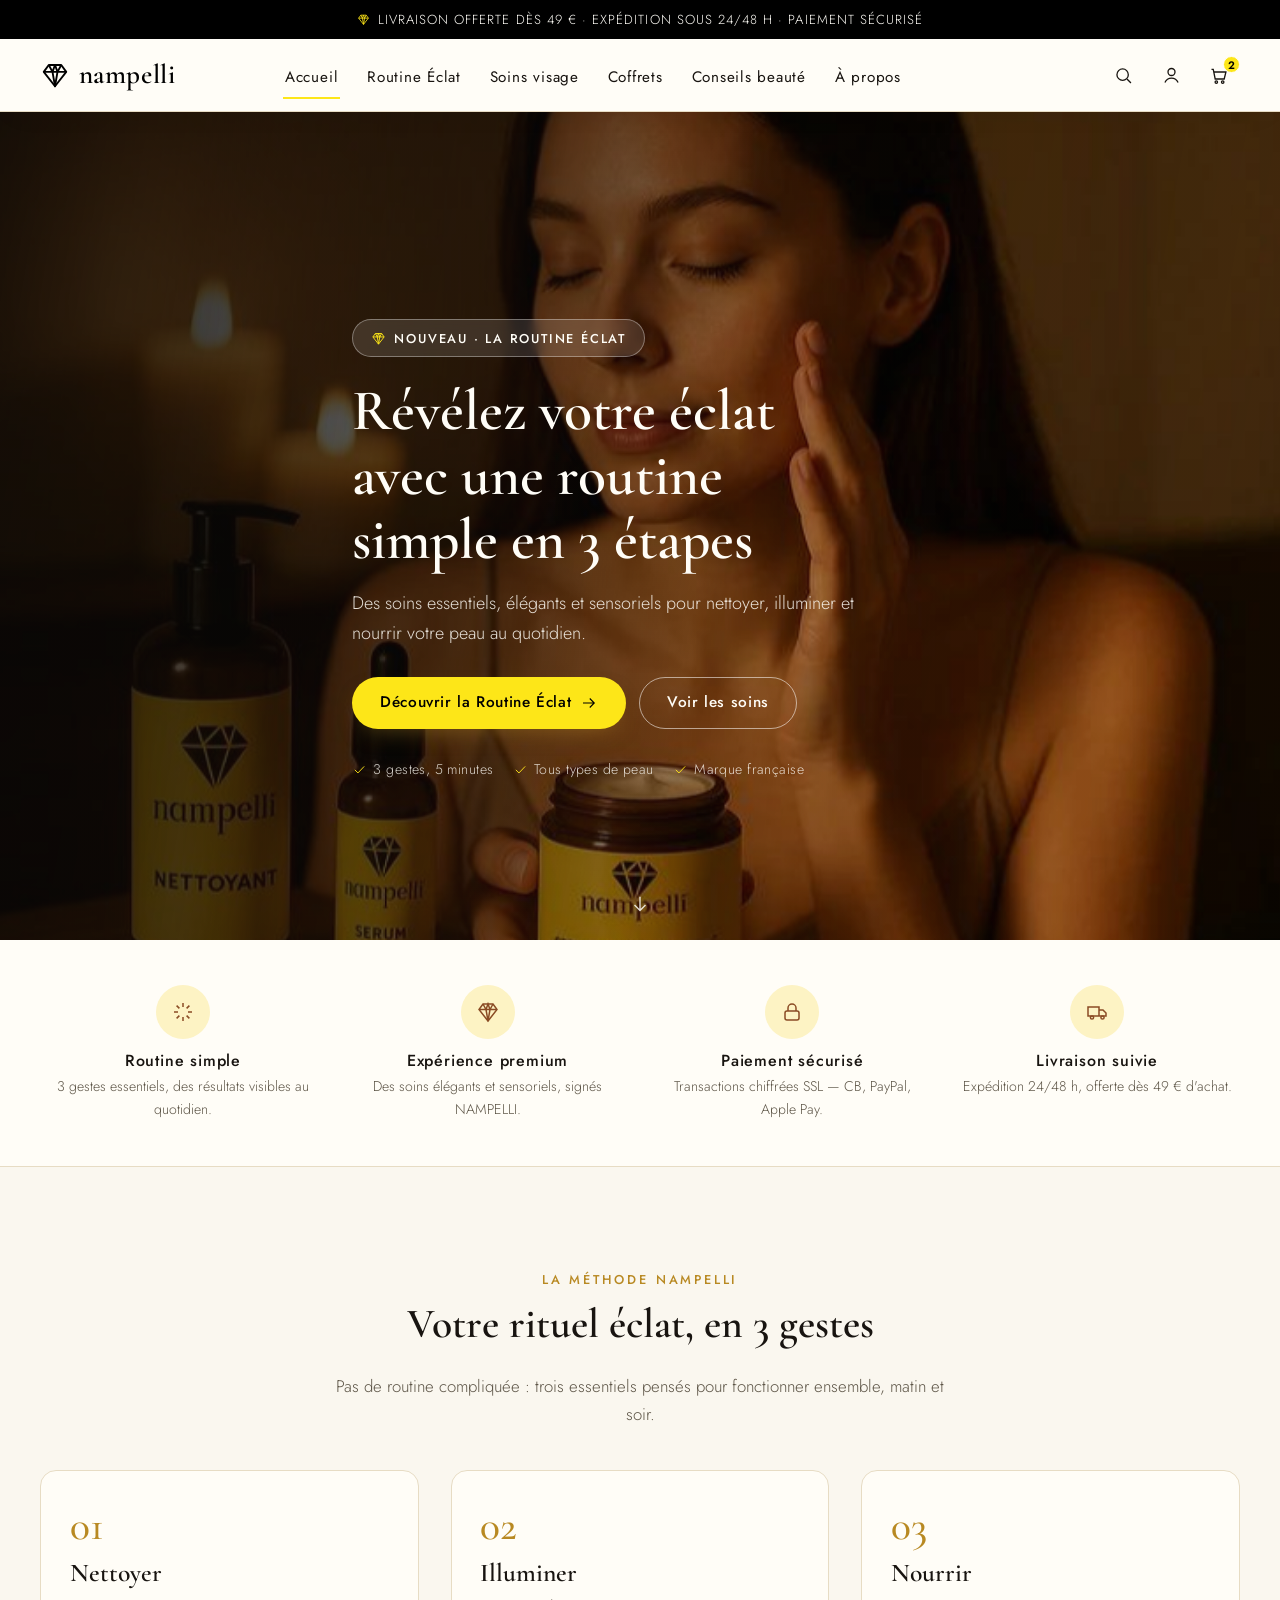
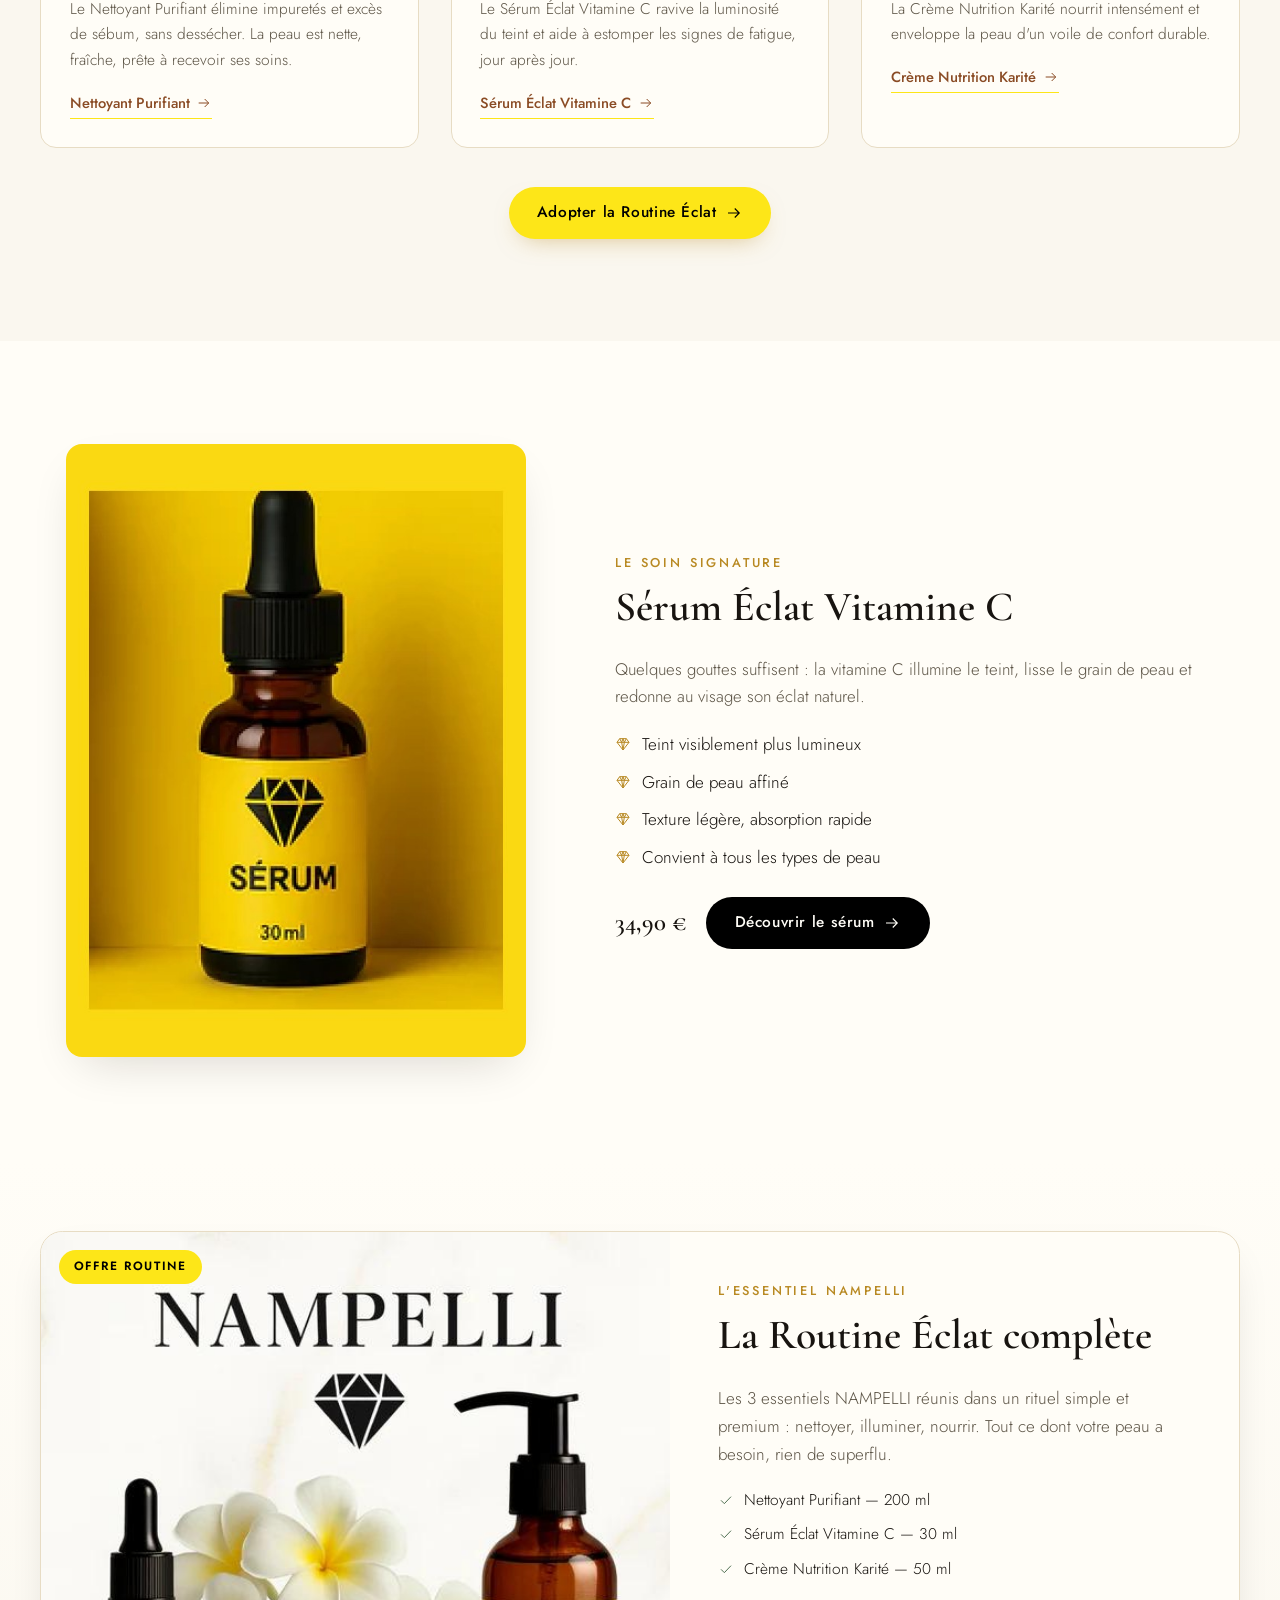
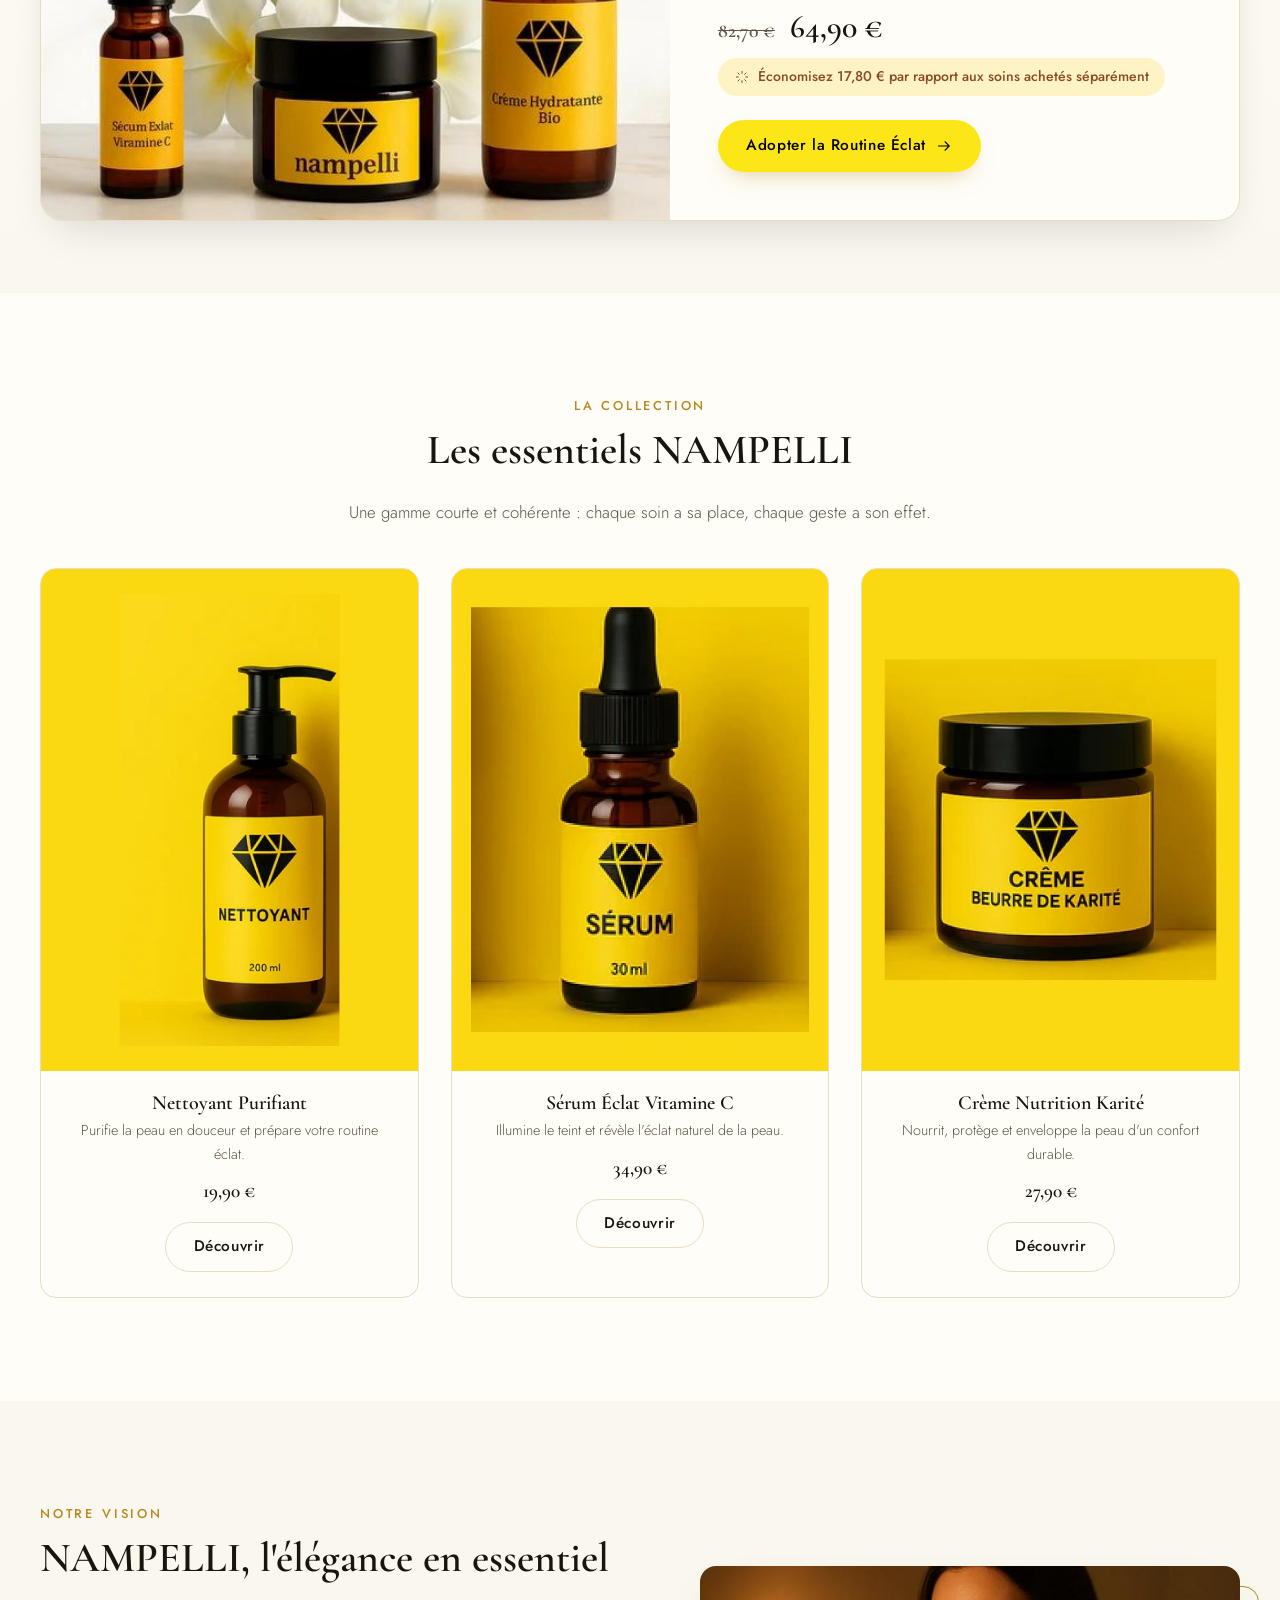
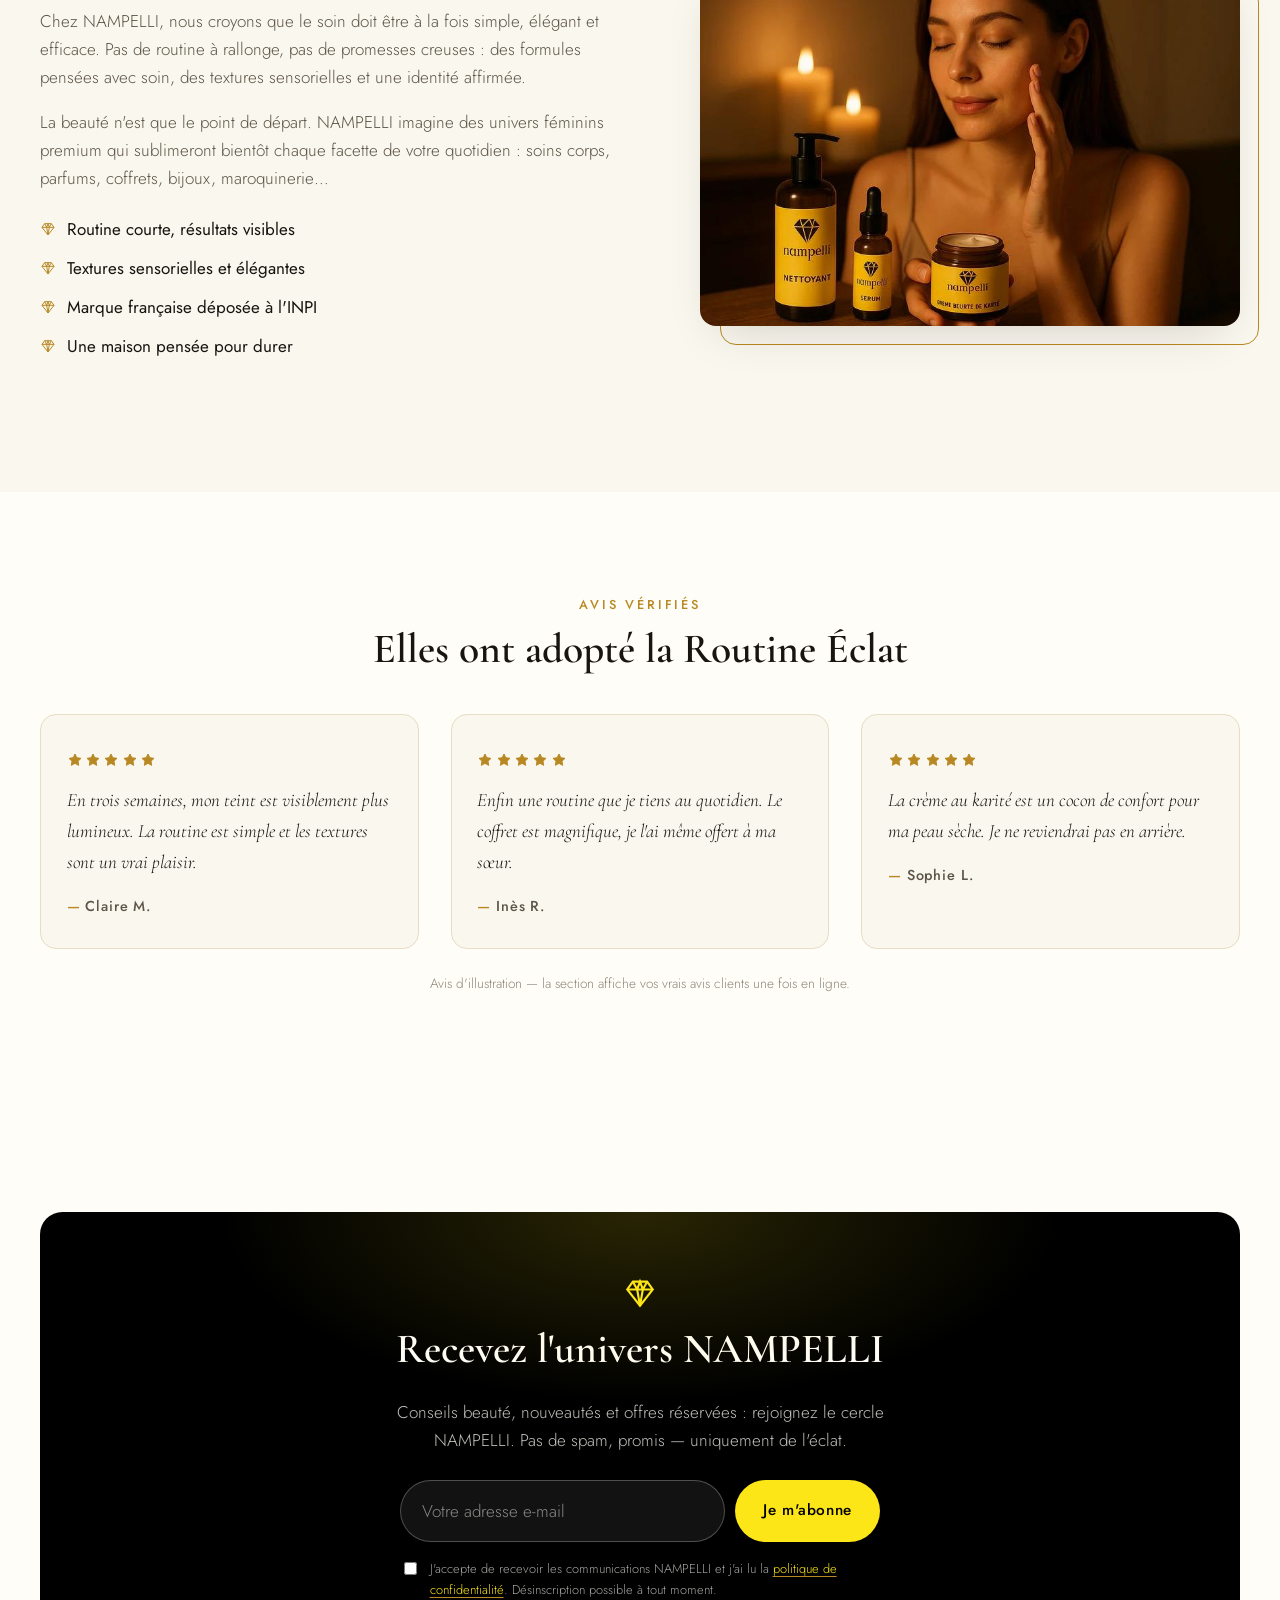
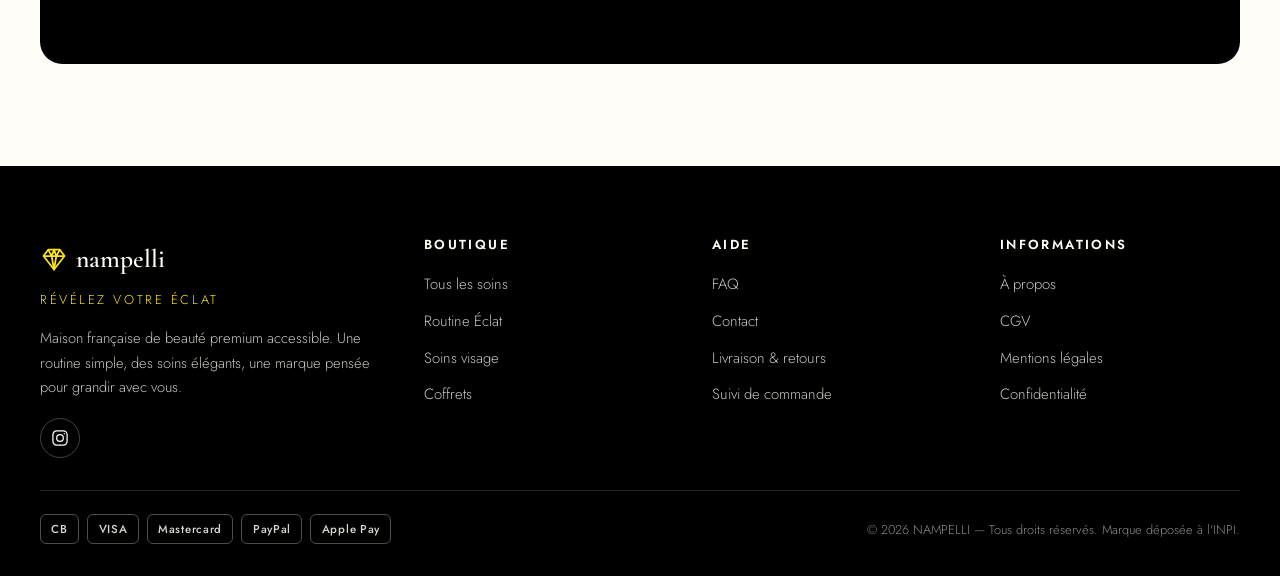
<file: index.html>
<!doctype html>
<html lang="fr">
<head>
<meta charset="utf-8">
<meta name="viewport" content="width=device-width, initial-scale=1">
<title>NAMPELLI — Routine Éclat en 3 étapes | Soins visage premium</title>
<meta name="description" content="NAMPELLI, maison française de beauté premium déposée à l'INPI. Découvrez la Routine Éclat en 3 gestes : Nettoyant Purifiant, Sérum Éclat Vitamine C, Crème Nutrition Karité.">
<meta property="og:type" content="website">
<meta property="og:title" content="NAMPELLI — Révélez votre éclat">
<meta property="og:description" content="La Routine Éclat en 3 gestes : nettoyer, illuminer, nourrir. Beauté française premium.">
<meta property="og:image" content="assets/img/hero.jpg">
<link rel="preconnect" href="https://fonts.googleapis.com">
<link rel="preconnect" href="https://fonts.gstatic.com" crossorigin>
<link href="https://fonts.googleapis.com/css2?family=Cormorant+Garamond:ital,wght@0,500;0,600;1,500&family=Jost:wght@300;400;500;600&display=swap" rel="stylesheet">
<link rel="stylesheet" href="assets/css/style.css">
</head>
<body class="no-js">
<script>document.body.classList.remove('no-js')</script>

<!-- ICONES (symboles réutilisables) -->
<svg width="0" height="0" style="position:absolute" aria-hidden="true"><defs>
<g id="i-diamond"><path d="M7 4h10l4 5.5L12 21 3 9.5 7 4Z"/><path d="M3 9.5h18M7 4l3 5.5L12 4l2 5.5L17 4M10 9.5 12 21l2-11.5"/></g>
<g id="i-sparkle"><path d="M12 3v4M12 17v4M3 12h4M17 12h4M5.6 5.6l2.8 2.8M15.6 15.6l2.8 2.8M18.4 5.6l-2.8 2.8M8.4 15.6l-2.8 2.8"/></g>
<g id="i-lock"><rect x="5" y="11" width="14" height="9" rx="2"/><path d="M8 11V8a4 4 0 0 1 8 0v3"/></g>
<g id="i-truck"><path d="M3 7h11v9H3zM14 10h4l3 3v3h-7"/><circle cx="7" cy="17.5" r="1.6"/><circle cx="17.5" cy="17.5" r="1.6"/></g>
<g id="i-arrow"><path d="M4 12h15M13 6l6 6-6 6"/></g>
<g id="i-check"><path d="m4.5 12.5 5 5L19.5 7"/></g>
<g id="i-star"><path d="m12 3 2.7 5.6 6.3.9-4.5 4.3 1 6.2-5.5-3-5.5 3 1-6.2L3 9.5l6.3-.9L12 3Z"/></g>
<g id="i-search"><circle cx="11" cy="11" r="6.5"/><path d="m16 16 4.5 4.5"/></g>
<g id="i-account"><circle cx="12" cy="8" r="4"/><path d="M4.5 20c1.5-3.5 4.2-5 7.5-5s6 1.5 7.5 5"/></g>
<g id="i-cart"><path d="M4 5h2l2.2 11h10.3l2-8H7"/><circle cx="9.5" cy="19.5" r="1.4"/><circle cx="16.8" cy="19.5" r="1.4"/></g>
<g id="i-menu"><path d="M4 7h16M4 12h16M4 17h16"/></g>
<g id="i-instagram"><rect x="3.5" y="3.5" width="17" height="17" rx="4.5"/><circle cx="12" cy="12" r="4"/><circle cx="17.2" cy="6.8" r=".8" fill="currentColor" stroke="none"/></g>
</defs></svg>

<!-- BANDEAU ANNONCE -->
<div class="n-annonce"><p><svg class="n-icon" width="13" height="13" viewBox="0 0 24 24" fill="none" stroke="currentColor" stroke-width="1.5"><use href="#i-diamond"/></svg><span>Livraison offerte dès 49 € · Expédition sous 24/48 h · Paiement sécurisé</span></p></div>

<!-- HEADER -->
<header class="n-header is-scrolled">
  <div class="n-container n-header__row">
    <button class="n-burger" type="button" aria-label="Menu"><svg class="n-icon" width="24" height="24" viewBox="0 0 24 24" fill="none" stroke="currentColor" stroke-width="1.5"><use href="#i-menu"/></svg></button>
    <div class="n-header__brand">
      <a class="n-logo" href="#"><svg class="n-icon" width="30" height="30" viewBox="0 0 24 24" fill="none" stroke="currentColor" stroke-width="1.5" stroke-linejoin="round"><use href="#i-diamond"/></svg><span class="n-logo__text">nampelli</span></a>
    </div>
    <nav class="n-nav"><ul class="n-nav__list">
      <li class="current-menu-item"><a href="#">Accueil</a></li>
      <li><a href="#">Routine Éclat</a></li>
      <li><a href="#">Soins visage</a></li>
      <li><a href="#">Coffrets</a></li>
      <li><a href="#">Conseils beauté</a></li>
      <li><a href="#">À propos</a></li>
    </ul></nav>
    <div class="n-header__actions">
      <a class="n-action" href="#"><svg class="n-icon" width="21" height="21" viewBox="0 0 24 24" fill="none" stroke="currentColor" stroke-width="1.5"><use href="#i-search"/></svg></a>
      <a class="n-action" href="#"><svg class="n-icon" width="21" height="21" viewBox="0 0 24 24" fill="none" stroke="currentColor" stroke-width="1.5"><use href="#i-account"/></svg></a>
      <a class="n-action n-action--cart" href="#"><svg class="n-icon" width="21" height="21" viewBox="0 0 24 24" fill="none" stroke="currentColor" stroke-width="1.5"><use href="#i-cart"/></svg><span class="n-cart-count">2</span></a>
    </div>
  </div>
</header>

<main class="n-home">

<!-- 1 — HERO -->
<section class="n-hero">
  <div class="n-hero__bg"><img class="n-hero__bg-img" src="assets/img/lifestyle.jpg" alt="" width="800" height="533" fetchpriority="high"></div>
  <div class="n-container n-hero__content">
    <p class="n-hero__badge reveal"><span class="n-hero__badge-diamond"><svg class="n-icon" width="15" height="15" viewBox="0 0 24 24" fill="none" stroke="currentColor" stroke-width="1.5"><use href="#i-diamond"/></svg></span>Nouveau · La Routine Éclat</p>
    <h1 class="n-hero__title reveal">Révélez votre éclat avec une routine simple en 3 étapes</h1>
    <p class="n-hero__text reveal">Des soins essentiels, élégants et sensoriels pour nettoyer, illuminer et nourrir votre peau au quotidien.</p>
    <div class="n-hero__ctas reveal">
      <a class="n-btn n-btn--primary" href="#">Découvrir la Routine Éclat <svg class="n-icon" width="18" height="18" viewBox="0 0 24 24" fill="none" stroke="currentColor" stroke-width="1.5"><use href="#i-arrow"/></svg></a>
      <a class="n-btn n-btn--ghost n-btn--on-dark" href="#">Voir les soins</a>
    </div>
    <ul class="n-hero__props reveal">
      <li><svg class="n-icon" width="15" height="15" viewBox="0 0 24 24" fill="none" stroke="currentColor" stroke-width="1.5"><use href="#i-check"/></svg>3 gestes, 5 minutes</li>
      <li><svg class="n-icon" width="15" height="15" viewBox="0 0 24 24" fill="none" stroke="currentColor" stroke-width="1.5"><use href="#i-check"/></svg>Tous types de peau</li>
      <li><svg class="n-icon" width="15" height="15" viewBox="0 0 24 24" fill="none" stroke="currentColor" stroke-width="1.5"><use href="#i-check"/></svg>Marque française</li>
    </ul>
  </div>
  <a class="n-hero__scroll" href="#reassurance" aria-label="Découvrir la suite"><svg class="n-icon" width="22" height="22" viewBox="0 0 24 24" fill="none" stroke="currentColor" stroke-width="1.5"><path d="M12 4v15M6 13l6 6 6-6"/></svg></a>
</section>

<!-- 2 — REASSURANCE -->
<section class="n-reassurance" id="reassurance"><div class="n-container"><ul class="n-reassurance__grid">
  <li class="reveal"><span class="n-reassurance__icon"><svg class="n-icon" width="24" height="24" viewBox="0 0 24 24" fill="none" stroke="currentColor" stroke-width="1.5"><use href="#i-sparkle"/></svg></span><h2>Routine simple</h2><p>3 gestes essentiels, des résultats visibles au quotidien.</p></li>
  <li class="reveal"><span class="n-reassurance__icon"><svg class="n-icon" width="24" height="24" viewBox="0 0 24 24" fill="none" stroke="currentColor" stroke-width="1.5"><use href="#i-diamond"/></svg></span><h2>Expérience premium</h2><p>Des soins élégants et sensoriels, signés NAMPELLI.</p></li>
  <li class="reveal"><span class="n-reassurance__icon"><svg class="n-icon" width="24" height="24" viewBox="0 0 24 24" fill="none" stroke="currentColor" stroke-width="1.5"><use href="#i-lock"/></svg></span><h2>Paiement sécurisé</h2><p>Transactions chiffrées SSL — CB, PayPal, Apple Pay.</p></li>
  <li class="reveal"><span class="n-reassurance__icon"><svg class="n-icon" width="24" height="24" viewBox="0 0 24 24" fill="none" stroke="currentColor" stroke-width="1.5"><use href="#i-truck"/></svg></span><h2>Livraison suivie</h2><p>Expédition 24/48 h, offerte dès 49 € d'achat.</p></li>
</ul></div></section>

<!-- 3 — ROUTINE 3 ETAPES -->
<section class="n-section n-routine"><div class="n-container">
  <header class="n-section__head reveal"><p class="n-section__kicker">La méthode NAMPELLI</p><h2>Votre rituel éclat, en 3 gestes</h2><p class="n-section__intro">Pas de routine compliquée : trois essentiels pensés pour fonctionner ensemble, matin et soir.</p></header>
  <ol class="n-routine__steps">
    <li class="n-routine__step reveal"><span class="n-routine__num">01</span><h3>Nettoyer</h3><p>Le Nettoyant Purifiant élimine impuretés et excès de sébum, sans dessécher. La peau est nette, fraîche, prête à recevoir ses soins.</p><a class="n-routine__link" href="#">Nettoyant Purifiant <svg class="n-icon" width="16" height="16" viewBox="0 0 24 24" fill="none" stroke="currentColor" stroke-width="1.5"><use href="#i-arrow"/></svg></a></li>
    <li class="n-routine__step reveal"><span class="n-routine__num">02</span><h3>Illuminer</h3><p>Le Sérum Éclat Vitamine C ravive la luminosité du teint et aide à estomper les signes de fatigue, jour après jour.</p><a class="n-routine__link" href="#">Sérum Éclat Vitamine C <svg class="n-icon" width="16" height="16" viewBox="0 0 24 24" fill="none" stroke="currentColor" stroke-width="1.5"><use href="#i-arrow"/></svg></a></li>
    <li class="n-routine__step reveal"><span class="n-routine__num">03</span><h3>Nourrir</h3><p>La Crème Nutrition Karité nourrit intensément et enveloppe la peau d'un voile de confort durable.</p><a class="n-routine__link" href="#">Crème Nutrition Karité <svg class="n-icon" width="16" height="16" viewBox="0 0 24 24" fill="none" stroke="currentColor" stroke-width="1.5"><use href="#i-arrow"/></svg></a></li>
  </ol>
  <p class="n-section__cta reveal"><a class="n-btn n-btn--primary" href="#">Adopter la Routine Éclat <svg class="n-icon" width="18" height="18" viewBox="0 0 24 24" fill="none" stroke="currentColor" stroke-width="1.5"><use href="#i-arrow"/></svg></a></p>
</div></section>

<!-- 4 — FOCUS -->
<section class="n-section n-focus"><div class="n-container n-focus__grid">
  <figure class="n-focus__media reveal"><img src="assets/img/serum.jpg" alt="Sérum Éclat Vitamine C — NAMPELLI" width="600" height="800"></figure>
  <div class="n-focus__content">
    <p class="n-section__kicker reveal">Le soin signature</p>
    <h2 class="reveal">Sérum Éclat Vitamine C</h2>
    <p class="n-focus__text reveal">Quelques gouttes suffisent : la vitamine C illumine le teint, lisse le grain de peau et redonne au visage son éclat naturel.</p>
    <ul class="n-benefits reveal">
      <li><svg class="n-icon" width="16" height="16" viewBox="0 0 24 24" fill="none" stroke="currentColor" stroke-width="1.5"><use href="#i-diamond"/></svg><span>Teint visiblement plus lumineux</span></li>
      <li><svg class="n-icon" width="16" height="16" viewBox="0 0 24 24" fill="none" stroke="currentColor" stroke-width="1.5"><use href="#i-diamond"/></svg><span>Grain de peau affiné</span></li>
      <li><svg class="n-icon" width="16" height="16" viewBox="0 0 24 24" fill="none" stroke="currentColor" stroke-width="1.5"><use href="#i-diamond"/></svg><span>Texture légère, absorption rapide</span></li>
      <li><svg class="n-icon" width="16" height="16" viewBox="0 0 24 24" fill="none" stroke="currentColor" stroke-width="1.5"><use href="#i-diamond"/></svg><span>Convient à tous les types de peau</span></li>
    </ul>
    <div class="n-focus__buy reveal"><span class="n-price">34,90&nbsp;€</span><a class="n-btn n-btn--dark" href="#">Découvrir le sérum <svg class="n-icon" width="18" height="18" viewBox="0 0 24 24" fill="none" stroke="currentColor" stroke-width="1.5"><use href="#i-arrow"/></svg></a></div>
  </div>
</div></section>

<!-- 5 — BUNDLE -->
<section class="n-section n-bundle"><div class="n-container"><div class="n-bundle__card reveal">
  <figure class="n-bundle__media"><img src="assets/img/coffret.jpg" alt="Coffret Routine Éclat NAMPELLI" width="800" height="533"><span class="n-bundle__flag">Offre routine</span></figure>
  <div class="n-bundle__content">
    <p class="n-section__kicker">L'essentiel NAMPELLI</p>
    <h2>La Routine Éclat complète</h2>
    <p class="n-bundle__text">Les 3 essentiels NAMPELLI réunis dans un rituel simple et premium : nettoyer, illuminer, nourrir. Tout ce dont votre peau a besoin, rien de superflu.</p>
    <ul class="n-bundle__list">
      <li><svg class="n-icon" width="16" height="16" viewBox="0 0 24 24" fill="none" stroke="currentColor" stroke-width="1.5"><use href="#i-check"/></svg>Nettoyant Purifiant — 200 ml</li>
      <li><svg class="n-icon" width="16" height="16" viewBox="0 0 24 24" fill="none" stroke="currentColor" stroke-width="1.5"><use href="#i-check"/></svg>Sérum Éclat Vitamine C — 30 ml</li>
      <li><svg class="n-icon" width="16" height="16" viewBox="0 0 24 24" fill="none" stroke="currentColor" stroke-width="1.5"><use href="#i-check"/></svg>Crème Nutrition Karité — 50 ml</li>
    </ul>
    <p class="n-bundle__price"><del>82,70&nbsp;€</del> <ins>64,90&nbsp;€</ins></p>
    <p class="n-bundle__save"><svg class="n-icon" width="16" height="16" viewBox="0 0 24 24" fill="none" stroke="currentColor" stroke-width="1.5"><use href="#i-sparkle"/></svg>Économisez 17,80 € par rapport aux soins achetés séparément</p>
    <a class="n-btn n-btn--primary" href="#">Adopter la Routine Éclat <svg class="n-icon" width="18" height="18" viewBox="0 0 24 24" fill="none" stroke="currentColor" stroke-width="1.5"><use href="#i-arrow"/></svg></a>
  </div>
</div></div></section>

<!-- 6 — PRODUITS -->
<section class="n-section n-essentials"><div class="n-container">
  <header class="n-section__head reveal"><p class="n-section__kicker">La collection</p><h2>Les essentiels NAMPELLI</h2><p class="n-section__intro">Une gamme courte et cohérente : chaque soin a sa place, chaque geste a son effet.</p></header>
  <ul class="n-products-grid">
    <li class="n-product-card reveal"><a class="n-product-card__media" href="#"><img src="assets/img/nettoyant.jpg" alt="Nettoyant Purifiant" width="600" height="800"></a><div class="n-product-card__body"><h3><a href="#">Nettoyant Purifiant</a></h3><p class="n-card__tagline">Purifie la peau en douceur et prépare votre routine éclat.</p><p class="n-price">19,90&nbsp;€</p><a class="n-btn n-btn--outline" href="#">Découvrir</a></div></li>
    <li class="n-product-card reveal"><a class="n-product-card__media" href="#"><img src="assets/img/serum.jpg" alt="Sérum Éclat Vitamine C" width="600" height="800"></a><div class="n-product-card__body"><h3><a href="#">Sérum Éclat Vitamine C</a></h3><p class="n-card__tagline">Illumine le teint et révèle l'éclat naturel de la peau.</p><p class="n-price">34,90&nbsp;€</p><a class="n-btn n-btn--outline" href="#">Découvrir</a></div></li>
    <li class="n-product-card reveal"><a class="n-product-card__media" href="#"><img src="assets/img/creme.jpg" alt="Crème Nutrition Karité" width="600" height="800"></a><div class="n-product-card__body"><h3><a href="#">Crème Nutrition Karité</a></h3><p class="n-card__tagline">Nourrit, protège et enveloppe la peau d'un confort durable.</p><p class="n-price">27,90&nbsp;€</p><a class="n-btn n-btn--outline" href="#">Découvrir</a></div></li>
  </ul>
</div></section>

<!-- 7 — POURQUOI -->
<section class="n-section n-why"><div class="n-container n-why__grid">
  <div class="n-why__content">
    <p class="n-section__kicker reveal">Notre vision</p>
    <h2 class="reveal">NAMPELLI, l'élégance en essentiel</h2>
    <div class="n-why__text reveal">
      <p>Chez NAMPELLI, nous croyons que le soin doit être à la fois simple, élégant et efficace. Pas de routine à rallonge, pas de promesses creuses : des formules pensées avec soin, des textures sensorielles et une identité affirmée.</p>
      <p>La beauté n'est que le point de départ. NAMPELLI imagine des univers féminins premium qui sublimeront bientôt chaque facette de votre quotidien : soins corps, parfums, coffrets, bijoux, maroquinerie…</p>
    </div>
    <ul class="n-why__points reveal">
      <li><svg class="n-icon" width="16" height="16" viewBox="0 0 24 24" fill="none" stroke="currentColor" stroke-width="1.5"><use href="#i-diamond"/></svg><span>Routine courte, résultats visibles</span></li>
      <li><svg class="n-icon" width="16" height="16" viewBox="0 0 24 24" fill="none" stroke="currentColor" stroke-width="1.5"><use href="#i-diamond"/></svg><span>Textures sensorielles et élégantes</span></li>
      <li><svg class="n-icon" width="16" height="16" viewBox="0 0 24 24" fill="none" stroke="currentColor" stroke-width="1.5"><use href="#i-diamond"/></svg><span>Marque française déposée à l'INPI</span></li>
      <li><svg class="n-icon" width="16" height="16" viewBox="0 0 24 24" fill="none" stroke="currentColor" stroke-width="1.5"><use href="#i-diamond"/></svg><span>Une maison pensée pour durer</span></li>
    </ul>
  </div>
  <figure class="n-why__media reveal"><img src="assets/img/lifestyle.jpg" alt="Rituel de soin NAMPELLI" width="800" height="533"><span class="n-why__frame"></span></figure>
</div></section>

<!-- 8 — AVIS -->
<section class="n-section n-reviews"><div class="n-container">
  <header class="n-section__head reveal"><p class="n-section__kicker">Avis vérifiés</p><h2>Elles ont adopté la Routine Éclat</h2></header>
  <ul class="n-reviews__grid">
    <li class="n-review reveal"><span class="n-stars"><span class="n-star is-on"><svg class="n-icon" width="16" height="16" viewBox="0 0 24 24" fill="none" stroke="currentColor" stroke-width="1.5"><use href="#i-star"/></svg></span><span class="n-star is-on"><svg class="n-icon" width="16" height="16" viewBox="0 0 24 24" fill="none" stroke="currentColor" stroke-width="1.5"><use href="#i-star"/></svg></span><span class="n-star is-on"><svg class="n-icon" width="16" height="16" viewBox="0 0 24 24" fill="none" stroke="currentColor" stroke-width="1.5"><use href="#i-star"/></svg></span><span class="n-star is-on"><svg class="n-icon" width="16" height="16" viewBox="0 0 24 24" fill="none" stroke="currentColor" stroke-width="1.5"><use href="#i-star"/></svg></span><span class="n-star is-on"><svg class="n-icon" width="16" height="16" viewBox="0 0 24 24" fill="none" stroke="currentColor" stroke-width="1.5"><use href="#i-star"/></svg></span></span><blockquote><p>En trois semaines, mon teint est visiblement plus lumineux. La routine est simple et les textures sont un vrai plaisir.</p></blockquote><cite>Claire M.</cite></li>
    <li class="n-review reveal"><span class="n-stars"><span class="n-star is-on"><svg class="n-icon" width="16" height="16" viewBox="0 0 24 24" fill="none" stroke="currentColor" stroke-width="1.5"><use href="#i-star"/></svg></span><span class="n-star is-on"><svg class="n-icon" width="16" height="16" viewBox="0 0 24 24" fill="none" stroke="currentColor" stroke-width="1.5"><use href="#i-star"/></svg></span><span class="n-star is-on"><svg class="n-icon" width="16" height="16" viewBox="0 0 24 24" fill="none" stroke="currentColor" stroke-width="1.5"><use href="#i-star"/></svg></span><span class="n-star is-on"><svg class="n-icon" width="16" height="16" viewBox="0 0 24 24" fill="none" stroke="currentColor" stroke-width="1.5"><use href="#i-star"/></svg></span><span class="n-star is-on"><svg class="n-icon" width="16" height="16" viewBox="0 0 24 24" fill="none" stroke="currentColor" stroke-width="1.5"><use href="#i-star"/></svg></span></span><blockquote><p>Enfin une routine que je tiens au quotidien. Le coffret est magnifique, je l'ai même offert à ma sœur.</p></blockquote><cite>Inès R.</cite></li>
    <li class="n-review reveal"><span class="n-stars"><span class="n-star is-on"><svg class="n-icon" width="16" height="16" viewBox="0 0 24 24" fill="none" stroke="currentColor" stroke-width="1.5"><use href="#i-star"/></svg></span><span class="n-star is-on"><svg class="n-icon" width="16" height="16" viewBox="0 0 24 24" fill="none" stroke="currentColor" stroke-width="1.5"><use href="#i-star"/></svg></span><span class="n-star is-on"><svg class="n-icon" width="16" height="16" viewBox="0 0 24 24" fill="none" stroke="currentColor" stroke-width="1.5"><use href="#i-star"/></svg></span><span class="n-star is-on"><svg class="n-icon" width="16" height="16" viewBox="0 0 24 24" fill="none" stroke="currentColor" stroke-width="1.5"><use href="#i-star"/></svg></span><span class="n-star is-on"><svg class="n-icon" width="16" height="16" viewBox="0 0 24 24" fill="none" stroke="currentColor" stroke-width="1.5"><use href="#i-star"/></svg></span></span><blockquote><p>La crème au karité est un cocon de confort pour ma peau sèche. Je ne reviendrai pas en arrière.</p></blockquote><cite>Sophie L.</cite></li>
  </ul>
  <p class="n-section__intro" style="text-align:center;margin-top:1.4rem;font-size:.85rem;opacity:.7">Avis d'illustration — la section affiche vos vrais avis clients une fois en ligne.</p>
</div></section>

<!-- 10 — NEWSLETTER -->
<section class="n-section n-news"><div class="n-container"><div class="n-news__card reveal">
  <span class="n-news__diamond"><svg class="n-icon" width="34" height="34" viewBox="0 0 24 24" fill="none" stroke="currentColor" stroke-width="1.5"><use href="#i-diamond"/></svg></span>
  <h2>Recevez l'univers NAMPELLI</h2>
  <p class="n-news__text">Conseils beauté, nouveautés et offres réservées : rejoignez le cercle NAMPELLI. Pas de spam, promis — uniquement de l'éclat.</p>
  <form class="n-news__form" onsubmit="return false">
    <div class="n-news__row"><input type="email" placeholder="Votre adresse e-mail"><button type="submit" class="n-btn n-btn--dark">Je m'abonne</button></div>
    <label class="n-news__consent"><input type="checkbox"><span>J'accepte de recevoir les communications NAMPELLI et j'ai lu la <a href="#">politique de confidentialité</a>. Désinscription possible à tout moment.</span></label>
  </form>
</div></div></section>

</main>

<!-- FOOTER -->
<footer class="n-footer"><div class="n-container">
  <div class="n-footer__grid">
    <div class="n-footer__brand">
      <span class="n-footer__logo"><svg class="n-icon" width="28" height="28" viewBox="0 0 24 24" fill="none" stroke="currentColor" stroke-width="1.5" stroke-linejoin="round"><use href="#i-diamond"/></svg><span>nampelli</span></span>
      <p class="n-footer__baseline">Révélez votre éclat</p>
      <p class="n-footer__text">Maison française de beauté premium accessible. Une routine simple, des soins élégants, une marque pensée pour grandir avec vous.</p>
      <ul class="n-socials"><li><a href="#"><svg class="n-icon" width="20" height="20" viewBox="0 0 24 24" fill="none" stroke="currentColor" stroke-width="1.5"><use href="#i-instagram"/></svg></a></li></ul>
    </div>
    <nav class="n-footer__col"><h2>Boutique</h2><ul><li><a href="#">Tous les soins</a></li><li><a href="#">Routine Éclat</a></li><li><a href="#">Soins visage</a></li><li><a href="#">Coffrets</a></li></ul></nav>
    <nav class="n-footer__col"><h2>Aide</h2><ul><li><a href="#">FAQ</a></li><li><a href="#">Contact</a></li><li><a href="#">Livraison &amp; retours</a></li><li><a href="#">Suivi de commande</a></li></ul></nav>
    <nav class="n-footer__col"><h2>Informations</h2><ul><li><a href="#">À propos</a></li><li><a href="#">CGV</a></li><li><a href="#">Mentions légales</a></li><li><a href="#">Confidentialité</a></li></ul></nav>
  </div>
  <div class="n-footer__bottom">
    <ul class="n-payments"><li>CB</li><li>VISA</li><li>Mastercard</li><li>PayPal</li><li>Apple Pay</li></ul>
    <p class="n-footer__copy">© 2026 NAMPELLI — Tous droits réservés. Marque déposée à l'INPI.</p>
  </div>
</div></footer>

<script>
(function () {
  var reveals = document.querySelectorAll('.reveal');
  if (!reveals.length) return;
  if (!('IntersectionObserver' in window)) {
    reveals.forEach(function (el) { el.classList.add('is-visible'); });
    return;
  }
  var io = new IntersectionObserver(function (entries) {
    entries.forEach(function (entry) {
      if (entry.isIntersecting) {
        entry.target.classList.add('is-visible');
        io.unobserve(entry.target);
      }
    });
  }, { threshold: 0.15, rootMargin: '0px 0px -40px 0px' });
  reveals.forEach(function (el) { io.observe(el); });
})();
</script>

</body>
</html>
</file>
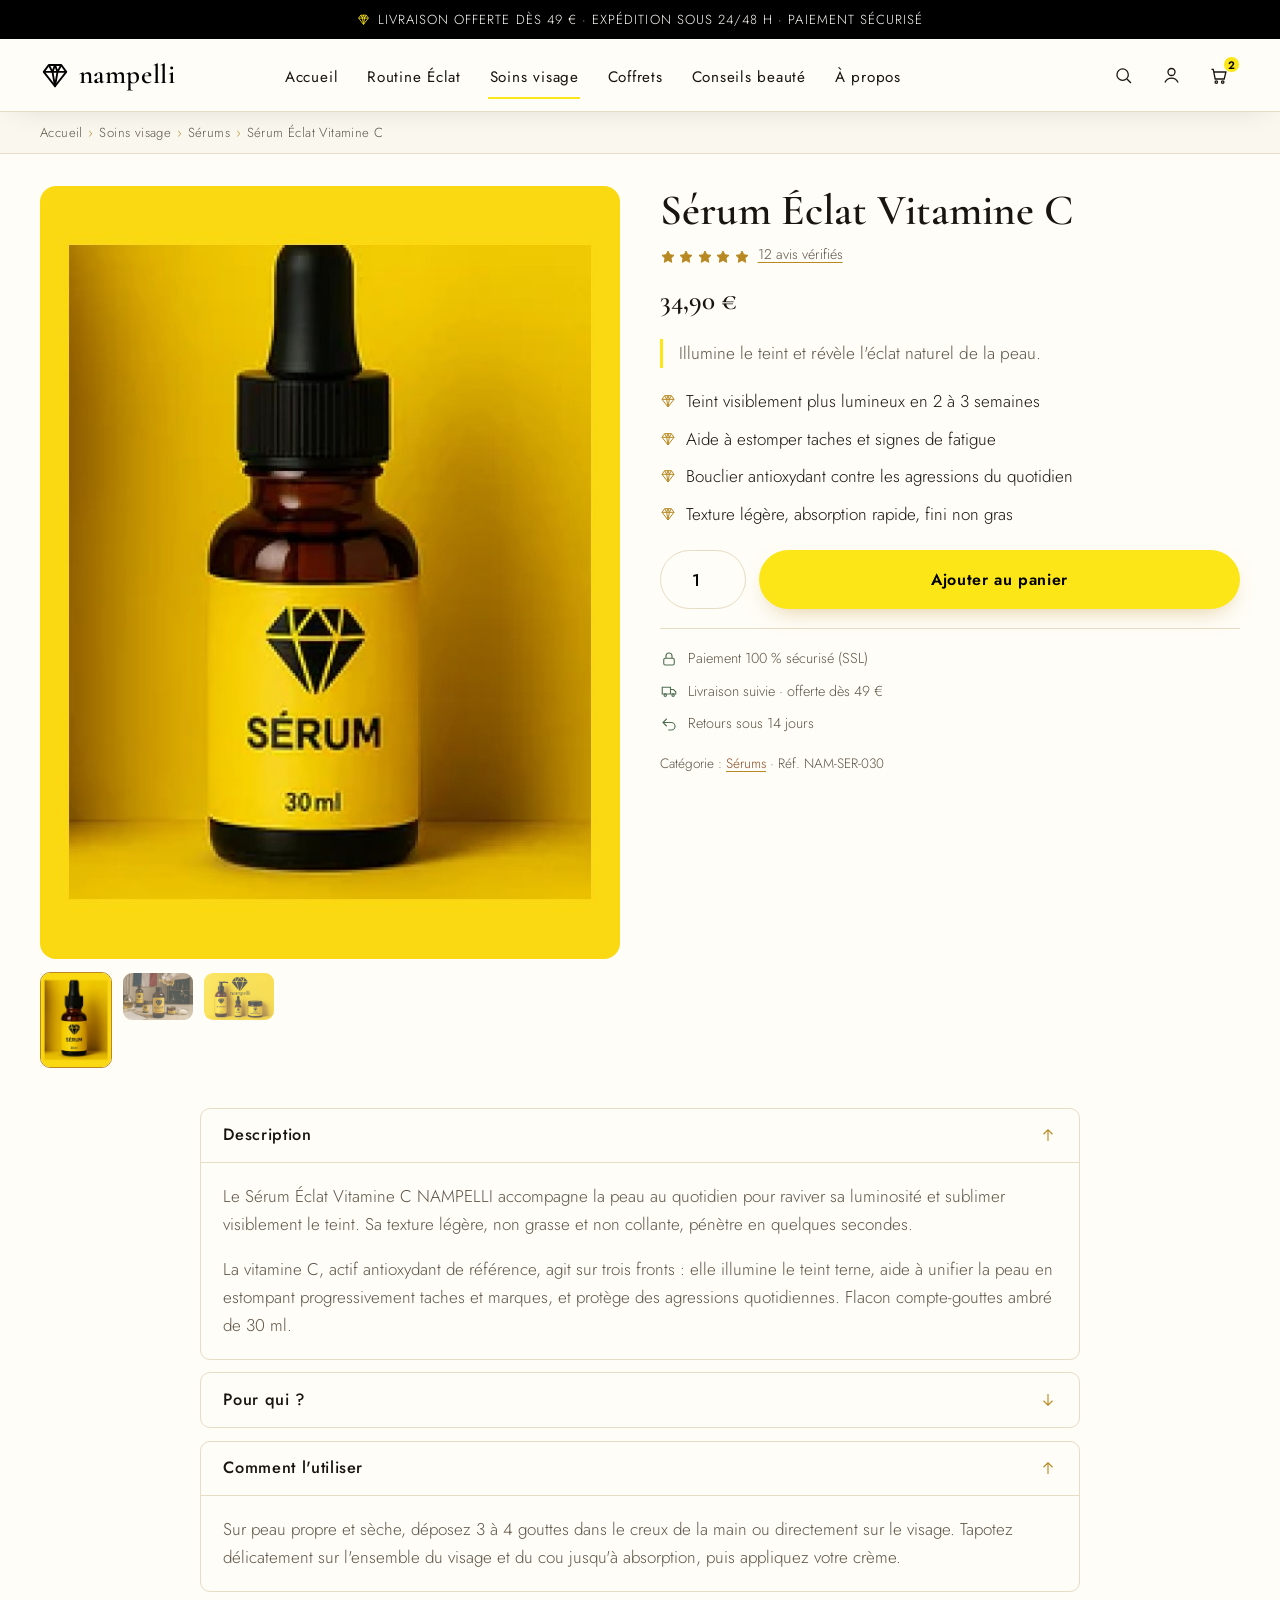
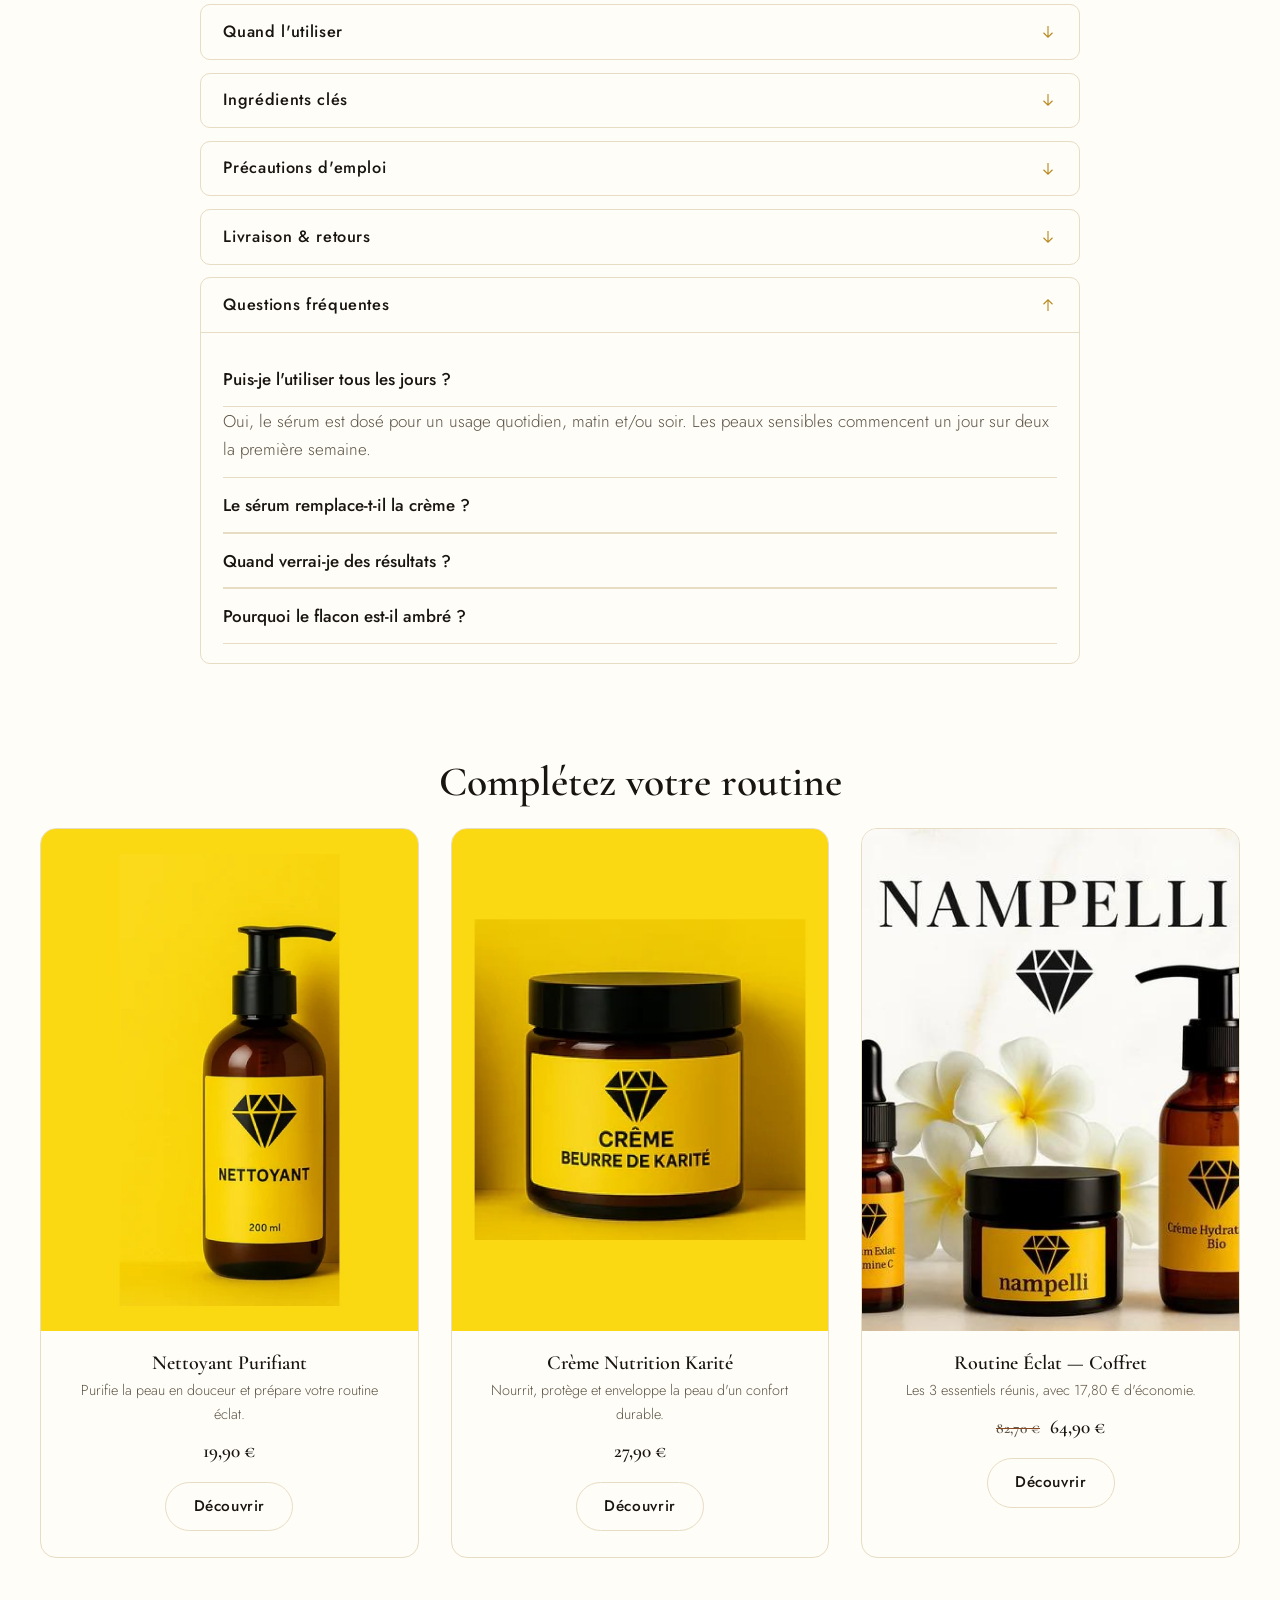
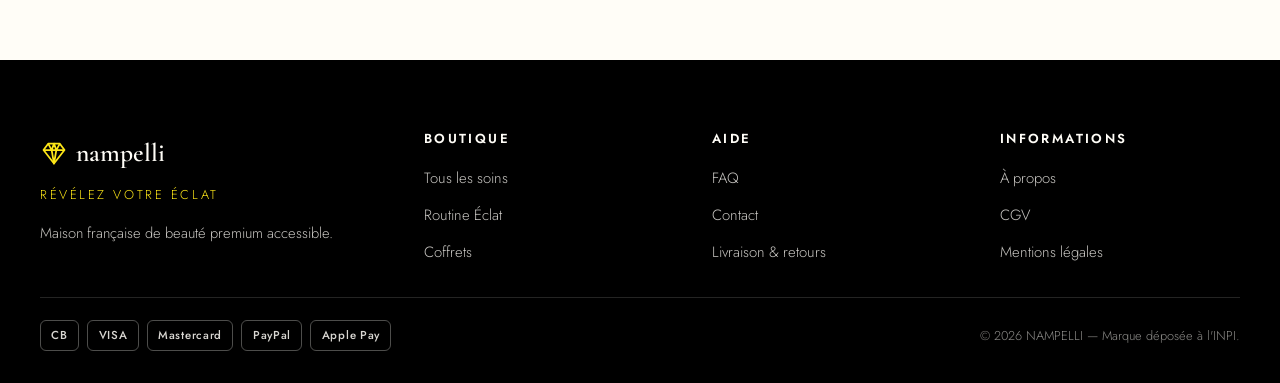
<file: produit.html>
<!doctype html>
<html lang="fr">
<head>
<meta charset="utf-8">
<meta name="viewport" content="width=device-width, initial-scale=1">
<title>Sérum Éclat Vitamine C — NAMPELLI</title>
<meta name="description" content="Sérum Éclat Vitamine C NAMPELLI : illumine le teint, affine le grain de peau et redonne son éclat naturel au visage. Flacon 30 ml, livraison offerte dès 49 €.">
<meta property="og:type" content="product">
<meta property="og:title" content="Sérum Éclat Vitamine C — NAMPELLI">
<meta property="og:description" content="Illumine le teint et révèle l'éclat naturel de la peau.">
<meta property="og:image" content="assets/img/serum.jpg">
<link rel="preconnect" href="https://fonts.googleapis.com">
<link rel="preconnect" href="https://fonts.gstatic.com" crossorigin>
<link href="https://fonts.googleapis.com/css2?family=Cormorant+Garamond:ital,wght@0,500;0,600;1,500&family=Jost:wght@300;400;500;600&display=swap" rel="stylesheet">
<link rel="stylesheet" href="assets/css/style.css">
</head>
<body class="no-js single-product">
<script>document.body.classList.remove('no-js')</script>

<svg width="0" height="0" style="position:absolute" aria-hidden="true"><defs>
<g id="i-diamond"><path d="M7 4h10l4 5.5L12 21 3 9.5 7 4Z"/><path d="M3 9.5h18M7 4l3 5.5L12 4l2 5.5L17 4M10 9.5 12 21l2-11.5"/></g>
<g id="i-lock"><rect x="5" y="11" width="14" height="9" rx="2"/><path d="M8 11V8a4 4 0 0 1 8 0v3"/></g>
<g id="i-truck"><path d="M3 7h11v9H3zM14 10h4l3 3v3h-7"/><circle cx="7" cy="17.5" r="1.6"/><circle cx="17.5" cy="17.5" r="1.6"/></g>
<g id="i-return"><path d="M9 5 4 10l5 5"/><path d="M4 10h11a5 5 0 0 1 0 10h-4"/></g>
<g id="i-arrow"><path d="M4 12h15M13 6l6 6-6 6"/></g>
<g id="i-star"><path d="m12 3 2.7 5.6 6.3.9-4.5 4.3 1 6.2-5.5-3-5.5 3 1-6.2L3 9.5l6.3-.9L12 3Z"/></g>
<g id="i-search"><circle cx="11" cy="11" r="6.5"/><path d="m16 16 4.5 4.5"/></g>
<g id="i-account"><circle cx="12" cy="8" r="4"/><path d="M4.5 20c1.5-3.5 4.2-5 7.5-5s6 1.5 7.5 5"/></g>
<g id="i-cart"><path d="M4 5h2l2.2 11h10.3l2-8H7"/><circle cx="9.5" cy="19.5" r="1.4"/><circle cx="16.8" cy="19.5" r="1.4"/></g>
<g id="i-menu"><path d="M4 7h16M4 12h16M4 17h16"/></g>
</defs></svg>

<!-- BANDEAU + HEADER -->
<div class="n-annonce"><p><svg class="n-icon" width="13" height="13" viewBox="0 0 24 24" fill="none" stroke="currentColor" stroke-width="1.5"><use href="#i-diamond"/></svg><span>Livraison offerte dès 49 € · Expédition sous 24/48 h · Paiement sécurisé</span></p></div>
<header class="n-header is-scrolled"><div class="n-container n-header__row">
  <button class="n-burger" type="button" aria-label="Menu"><svg class="n-icon" width="24" height="24" viewBox="0 0 24 24" fill="none" stroke="currentColor" stroke-width="1.5"><use href="#i-menu"/></svg></button>
  <div class="n-header__brand"><a class="n-logo" href="#"><svg class="n-icon" width="30" height="30" viewBox="0 0 24 24" fill="none" stroke="currentColor" stroke-width="1.5" stroke-linejoin="round"><use href="#i-diamond"/></svg><span class="n-logo__text">nampelli</span></a></div>
  <nav class="n-nav"><ul class="n-nav__list"><li><a href="#">Accueil</a></li><li><a href="#">Routine Éclat</a></li><li class="current-menu-item"><a href="#">Soins visage</a></li><li><a href="#">Coffrets</a></li><li><a href="#">Conseils beauté</a></li><li><a href="#">À propos</a></li></ul></nav>
  <div class="n-header__actions">
    <a class="n-action" href="#"><svg class="n-icon" width="21" height="21" viewBox="0 0 24 24" fill="none" stroke="currentColor" stroke-width="1.5"><use href="#i-search"/></svg></a>
    <a class="n-action" href="#"><svg class="n-icon" width="21" height="21" viewBox="0 0 24 24" fill="none" stroke="currentColor" stroke-width="1.5"><use href="#i-account"/></svg></a>
    <a class="n-action n-action--cart" href="#"><svg class="n-icon" width="21" height="21" viewBox="0 0 24 24" fill="none" stroke="currentColor" stroke-width="1.5"><use href="#i-cart"/></svg><span class="n-cart-count">2</span></a>
  </div>
</div></header>

<!-- FIL D'ARIANE -->
<nav class="n-breadcrumb"><div class="n-container"><ol><li><a href="#">Accueil</a></li><li><a href="#">Soins visage</a></li><li><a href="#">Sérums</a></li><li aria-current="page">Sérum Éclat Vitamine C</li></ol></div></nav>

<main class="n-main n-woo"><div class="n-container">
<div class="product type-product">

  <!-- GALERIE -->
  <div class="woocommerce-product-gallery">
    <figure class="woocommerce-product-gallery__wrapper" style="margin:0"><img src="assets/img/serum.jpg" alt="Sérum Éclat Vitamine C NAMPELLI — flacon compte-gouttes ambré 30 ml"></figure>
    <ol class="flex-control-thumbs">
      <li><img class="flex-active" src="assets/img/serum.jpg" alt="Sérum Éclat Vitamine C — vue principale"></li>
      <li><img src="assets/img/serum-fab.jpg" alt="Sérum Éclat Vitamine C — formulation française"></li>
      <li><img src="assets/img/gamme.jpg" alt="La gamme NAMPELLI"></li>
    </ol>
  </div>

  <!-- RÉSUMÉ / ACHAT -->
  <div class="summary entry-summary">
    <h1 class="product_title entry-title">Sérum Éclat Vitamine C</h1>
    <div class="woocommerce-product-rating">
      <span class="n-stars">
        <span class="n-star is-on"><svg class="n-icon" width="16" height="16" viewBox="0 0 24 24" fill="none" stroke="currentColor" stroke-width="1.5"><use href="#i-star"/></svg></span>
        <span class="n-star is-on"><svg class="n-icon" width="16" height="16" viewBox="0 0 24 24" fill="none" stroke="currentColor" stroke-width="1.5"><use href="#i-star"/></svg></span>
        <span class="n-star is-on"><svg class="n-icon" width="16" height="16" viewBox="0 0 24 24" fill="none" stroke="currentColor" stroke-width="1.5"><use href="#i-star"/></svg></span>
        <span class="n-star is-on"><svg class="n-icon" width="16" height="16" viewBox="0 0 24 24" fill="none" stroke="currentColor" stroke-width="1.5"><use href="#i-star"/></svg></span>
        <span class="n-star is-on"><svg class="n-icon" width="16" height="16" viewBox="0 0 24 24" fill="none" stroke="currentColor" stroke-width="1.5"><use href="#i-star"/></svg></span>
      </span>
      <a href="#avis" class="woocommerce-review-link">12 avis vérifiés</a>
    </div>
    <p class="price">34,90&nbsp;€</p>
    <div class="woocommerce-product-details__short-description"><p>Illumine le teint et révèle l'éclat naturel de la peau.</p></div>

    <ul class="n-benefits">
      <li><svg class="n-icon" width="16" height="16" viewBox="0 0 24 24" fill="none" stroke="currentColor" stroke-width="1.5"><use href="#i-diamond"/></svg><span>Teint visiblement plus lumineux en 2 à 3 semaines</span></li>
      <li><svg class="n-icon" width="16" height="16" viewBox="0 0 24 24" fill="none" stroke="currentColor" stroke-width="1.5"><use href="#i-diamond"/></svg><span>Aide à estomper taches et signes de fatigue</span></li>
      <li><svg class="n-icon" width="16" height="16" viewBox="0 0 24 24" fill="none" stroke="currentColor" stroke-width="1.5"><use href="#i-diamond"/></svg><span>Bouclier antioxydant contre les agressions du quotidien</span></li>
      <li><svg class="n-icon" width="16" height="16" viewBox="0 0 24 24" fill="none" stroke="currentColor" stroke-width="1.5"><use href="#i-diamond"/></svg><span>Texture légère, absorption rapide, fini non gras</span></li>
    </ul>

    <form class="cart" onsubmit="return false">
      <div class="quantity"><input type="number" class="qty" value="1" min="1"></div>
      <button type="submit" class="single_add_to_cart_button button">Ajouter au panier</button>
    </form>

    <ul class="n-trust">
      <li><svg class="n-icon" width="18" height="18" viewBox="0 0 24 24" fill="none" stroke="currentColor" stroke-width="1.5"><use href="#i-lock"/></svg><span>Paiement 100 % sécurisé (SSL)</span></li>
      <li><svg class="n-icon" width="18" height="18" viewBox="0 0 24 24" fill="none" stroke="currentColor" stroke-width="1.5"><use href="#i-truck"/></svg><span>Livraison suivie · offerte dès 49 €</span></li>
      <li><svg class="n-icon" width="18" height="18" viewBox="0 0 24 24" fill="none" stroke="currentColor" stroke-width="1.5"><use href="#i-return"/></svg><span>Retours sous 14 jours</span></li>
    </ul>
    <div class="product_meta"><span>Catégorie : <a href="#">Sérums</a> · Réf. NAM-SER-030</span></div>
  </div>

  <!-- ACCORDÉONS DÉTAILS -->
  <section class="n-product-details reveal">
    <details class="n-acc" open><summary><h2>Description</h2><svg class="n-icon" width="18" height="18" viewBox="0 0 24 24" fill="none" stroke="currentColor" stroke-width="1.5"><use href="#i-arrow"/></svg></summary><div class="n-acc__body"><p>Le Sérum Éclat Vitamine C NAMPELLI accompagne la peau au quotidien pour raviver sa luminosité et sublimer visiblement le teint. Sa texture légère, non grasse et non collante, pénètre en quelques secondes.</p><p>La vitamine C, actif antioxydant de référence, agit sur trois fronts : elle illumine le teint terne, aide à unifier la peau en estompant progressivement taches et marques, et protège des agressions quotidiennes. Flacon compte-gouttes ambré de 30 ml.</p></div></details>
    <details class="n-acc"><summary><h2>Pour qui ?</h2><svg class="n-icon" width="18" height="18" viewBox="0 0 24 24" fill="none" stroke="currentColor" stroke-width="1.5"><use href="#i-arrow"/></svg></summary><div class="n-acc__body"><p>Tous les types de peau en quête d'éclat : teint terne, fatigue, exposition urbaine. Les peaux sensibles l'introduisent progressivement (un jour sur deux la première semaine).</p></div></details>
    <details class="n-acc" open><summary><h2>Comment l'utiliser</h2><svg class="n-icon" width="18" height="18" viewBox="0 0 24 24" fill="none" stroke="currentColor" stroke-width="1.5"><use href="#i-arrow"/></svg></summary><div class="n-acc__body"><p>Sur peau propre et sèche, déposez 3 à 4 gouttes dans le creux de la main ou directement sur le visage. Tapotez délicatement sur l'ensemble du visage et du cou jusqu'à absorption, puis appliquez votre crème.</p></div></details>
    <details class="n-acc"><summary><h2>Quand l'utiliser</h2><svg class="n-icon" width="18" height="18" viewBox="0 0 24 24" fill="none" stroke="currentColor" stroke-width="1.5"><use href="#i-arrow"/></svg></summary><div class="n-acc__body"><p>Idéalement le matin, en deuxième étape de la routine — après le Nettoyant Purifiant et avant la Crème Nutrition Karité. Par temps ensoleillé, complétez le matin par une protection SPF.</p></div></details>
    <details class="n-acc"><summary><h2>Ingrédients clés</h2><svg class="n-icon" width="18" height="18" viewBox="0 0 24 24" fill="none" stroke="currentColor" stroke-width="1.5"><use href="#i-arrow"/></svg></summary><div class="n-acc__body"><p>Vitamine C stabilisée (illumine, unifie, protège), agents hydratants d'origine végétale (repulpent et adoucissent). Flacon ambré protecteur des actifs sensibles à la lumière. Liste INCI complète sur l'emballage.</p></div></details>
    <details class="n-acc"><summary><h2>Précautions d'emploi</h2><svg class="n-icon" width="18" height="18" viewBox="0 0 24 24" fill="none" stroke="currentColor" stroke-width="1.5"><use href="#i-arrow"/></svg></summary><div class="n-acc__body"><p>Usage externe uniquement. Éviter le contour immédiat des yeux. Un léger picotement passager peut survenir les premiers jours sur peaux très sensibles : espacez les applications le temps de l'accoutumance. Conserver à l'abri de la chaleur et de la lumière. PAO : 6 mois.</p></div></details>
    <details class="n-acc"><summary><h2>Livraison &amp; retours</h2><svg class="n-icon" width="18" height="18" viewBox="0 0 24 24" fill="none" stroke="currentColor" stroke-width="1.5"><use href="#i-arrow"/></svg></summary><div class="n-acc__body"><p>Commande préparée avec soin et expédiée sous 24/48 h ouvrées, en livraison suivie. Livraison offerte dès 49 € d'achat. Vous disposez de 14 jours pour nous retourner votre commande.</p></div></details>
    <details class="n-acc" open><summary><h2>Questions fréquentes</h2><svg class="n-icon" width="18" height="18" viewBox="0 0 24 24" fill="none" stroke="currentColor" stroke-width="1.5"><use href="#i-arrow"/></svg></summary><div class="n-acc__body">
      <details class="n-faq__item" open><summary>Puis-je l'utiliser tous les jours ?</summary><div class="n-faq__answer"><p>Oui, le sérum est dosé pour un usage quotidien, matin et/ou soir. Les peaux sensibles commencent un jour sur deux la première semaine.</p></div></details>
      <details class="n-faq__item"><summary>Le sérum remplace-t-il la crème ?</summary><div class="n-faq__answer"><p>Non : le sérum concentre les actifs d'éclat, la crème nourrit et scelle l'hydratation. C'est leur combinaison qui fait le résultat.</p></div></details>
      <details class="n-faq__item"><summary>Quand verrai-je des résultats ?</summary><div class="n-faq__answer"><p>L'effet bonne mine s'observe généralement dès 2 à 3 semaines d'utilisation régulière ; l'atténuation des taches demande 6 à 8 semaines.</p></div></details>
      <details class="n-faq__item"><summary>Pourquoi le flacon est-il ambré ?</summary><div class="n-faq__answer"><p>La vitamine C est sensible à la lumière et à l'air : le verre ambré et le compte-gouttes préservent sa fraîcheur et son efficacité jusqu'à la dernière goutte.</p></div></details>
    </div></details>
  </section>

  <!-- COMPLÉTEZ VOTRE ROUTINE (upsells) -->
  <section class="up-sells upsells products reveal">
    <h2>Complétez votre routine</h2>
    <ul class="n-products-grid">
      <li class="n-product-card"><a class="n-product-card__media" href="#"><img src="assets/img/nettoyant.jpg" alt="Nettoyant Purifiant"></a><div class="n-product-card__body"><h3><a href="#">Nettoyant Purifiant</a></h3><p class="n-card__tagline">Purifie la peau en douceur et prépare votre routine éclat.</p><p class="n-price">19,90&nbsp;€</p><a class="n-btn n-btn--outline" href="#">Découvrir</a></div></li>
      <li class="n-product-card"><a class="n-product-card__media" href="#"><img src="assets/img/creme.jpg" alt="Crème Nutrition Karité"></a><div class="n-product-card__body"><h3><a href="#">Crème Nutrition Karité</a></h3><p class="n-card__tagline">Nourrit, protège et enveloppe la peau d'un confort durable.</p><p class="n-price">27,90&nbsp;€</p><a class="n-btn n-btn--outline" href="#">Découvrir</a></div></li>
      <li class="n-product-card"><a class="n-product-card__media" href="#"><img src="assets/img/coffret.jpg" alt="Routine Éclat — Coffret"></a><div class="n-product-card__body"><h3><a href="#">Routine Éclat — Coffret</a></h3><p class="n-card__tagline">Les 3 essentiels réunis, avec 17,80 € d'économie.</p><p class="n-price"><del>82,70&nbsp;€</del> <ins>64,90&nbsp;€</ins></p><a class="n-btn n-btn--outline" href="#">Découvrir</a></div></li>
    </ul>
  </section>

</div>
</div></main>

<!-- FOOTER (compact) -->
<footer class="n-footer"><div class="n-container">
  <div class="n-footer__grid">
    <div class="n-footer__brand"><span class="n-footer__logo"><svg class="n-icon" width="28" height="28" viewBox="0 0 24 24" fill="none" stroke="currentColor" stroke-width="1.5" stroke-linejoin="round"><use href="#i-diamond"/></svg><span>nampelli</span></span><p class="n-footer__baseline">Révélez votre éclat</p><p class="n-footer__text">Maison française de beauté premium accessible.</p></div>
    <nav class="n-footer__col"><h2>Boutique</h2><ul><li><a href="#">Tous les soins</a></li><li><a href="#">Routine Éclat</a></li><li><a href="#">Coffrets</a></li></ul></nav>
    <nav class="n-footer__col"><h2>Aide</h2><ul><li><a href="#">FAQ</a></li><li><a href="#">Contact</a></li><li><a href="#">Livraison &amp; retours</a></li></ul></nav>
    <nav class="n-footer__col"><h2>Informations</h2><ul><li><a href="#">À propos</a></li><li><a href="#">CGV</a></li><li><a href="#">Mentions légales</a></li></ul></nav>
  </div>
  <div class="n-footer__bottom"><ul class="n-payments"><li>CB</li><li>VISA</li><li>Mastercard</li><li>PayPal</li><li>Apple Pay</li></ul><p class="n-footer__copy">© 2026 NAMPELLI — Marque déposée à l'INPI.</p></div>
</div></footer>

<!-- BARRE D'ACHAT STICKY MOBILE -->
<div class="n-sticky-atc" id="n-sticky-atc">
  <div class="n-sticky-atc__info"><img src="assets/img/serum.jpg" alt=""><div><strong>Sérum Éclat Vitamine C</strong><span class="n-sticky-atc__price">34,90&nbsp;€</span></div></div>
  <button type="button" class="n-btn n-btn--primary">Ajouter au panier</button>
</div>

<script>
(function () {
  var reveals = document.querySelectorAll('.reveal');
  if ('IntersectionObserver' in window && reveals.length) {
    var io = new IntersectionObserver(function (entries) {
      entries.forEach(function (entry) {
        if (entry.isIntersecting) {
          entry.target.classList.add('is-visible');
          io.unobserve(entry.target);
        }
      });
    }, { threshold: 0.15, rootMargin: '0px 0px -40px 0px' });
    reveals.forEach(function (el) { io.observe(el); });
  } else {
    reveals.forEach(function (el) { el.classList.add('is-visible'); });
  }

  var bar = document.getElementById('n-sticky-atc');
  var trigger = document.querySelector('.single_add_to_cart_button');
  if (bar && trigger && 'IntersectionObserver' in window) {
    var barIo = new IntersectionObserver(function (entries) {
      entries.forEach(function (entry) {
        var scrolledPast = !entry.isIntersecting && entry.boundingClientRect.top < 0;
        bar.classList.toggle('is-visible', scrolledPast);
      });
    }, { threshold: 0 });
    barIo.observe(trigger);
  }
})();
</script>

</body>
</html>
</file>
<file: assets/css/style.css>
/* =========================================================================
   NAMPELLI — Design system
   Luxe accessible · féminin · lumineux · mobile-first
   ========================================================================= */

/* ----- 1. Variables ----------------------------------------------------- */

:root {
	/* Palette de marque */
	--n-yellow: #FDE618;
	--n-black: #000000;
	--n-white: #FFFDF7;
	--n-cream: #FAF7EF;
	--n-beige: #EFE5D2;
	--n-amber: #8A4B24;
	--n-gold: #B88922;
	--n-green: #4F6F52;

	/* Dérivés */
	--n-ink: #181410;            /* texte principal (noir chaud) */
	--n-ink-soft: #5d5547;       /* texte secondaire */
	--n-line: #e7dcc4;           /* filets discrets */
	--n-yellow-soft: #fdf3c4;    /* halo jaune très doux */
	--n-shadow: 0 18px 45px -18px rgba(24, 16, 4, 0.18);
	--n-shadow-soft: 0 10px 30px -16px rgba(24, 16, 4, 0.14);

	/* Typographie */
	--n-font-title: "Cormorant Garamond", "Times New Roman", serif;
	--n-font-body: "Jost", "Segoe UI", system-ui, sans-serif;

	/* Rythme */
	--n-radius: 16px;
	--n-radius-sm: 10px;
	--n-section: clamp(3.5rem, 8vw, 6.5rem);
	--n-gap: clamp(1.25rem, 3vw, 2rem);
	--n-transition: 0.28s cubic-bezier(0.33, 1, 0.5, 1);
}

/* ----- 2. Base ----------------------------------------------------------- */

*,
*::before,
*::after { box-sizing: border-box; }

html { scroll-behavior: smooth; -webkit-text-size-adjust: 100%; }

body {
	margin: 0;
	font-family: var(--n-font-body);
	font-weight: 300;
	font-size: 1.0625rem;
	line-height: 1.65;
	color: var(--n-ink);
	background: var(--n-white);
	-webkit-font-smoothing: antialiased;
}

img { max-width: 100%; height: auto; display: block; }

h1, h2, h3, h4 {
	font-family: var(--n-font-title);
	font-weight: 600;
	line-height: 1.12;
	color: var(--n-ink);
	margin: 0 0 0.6em;
	text-wrap: balance;
}

h1 { font-size: clamp(2.2rem, 5.5vw, 3.6rem); }
h2 { font-size: clamp(1.8rem, 4vw, 2.6rem); }
h3 { font-size: clamp(1.3rem, 2.6vw, 1.6rem); }

p { margin: 0 0 1em; }

a { color: inherit; text-decoration-color: var(--n-gold); text-underline-offset: 3px; transition: color var(--n-transition); }
a:hover { color: var(--n-amber); }

ul, ol { padding-left: 1.2em; }

:focus-visible { outline: 2px solid var(--n-gold); outline-offset: 3px; border-radius: 2px; }

::selection { background: var(--n-yellow); color: var(--n-black); }

.screen-reader-text {
	position: absolute !important;
	width: 1px; height: 1px;
	margin: -1px; padding: 0;
	overflow: hidden;
	clip: rect(0 0 0 0);
	white-space: nowrap; border: 0;
}

.skip-link {
	position: absolute; left: 1rem; top: -100px;
	z-index: 999;
	background: var(--n-black); color: var(--n-yellow);
	padding: 0.7rem 1.2rem; border-radius: 0 0 10px 10px;
	transition: top 0.2s;
}
.skip-link:focus { top: 0; color: var(--n-yellow); }

.n-container { width: min(100% - 2.5rem, 1200px); margin-inline: auto; }
.n-container--narrow { width: min(100% - 2.5rem, 760px); }

.n-icon { flex: none; vertical-align: middle; }

/* ----- 3. Boutons -------------------------------------------------------- */

.n-btn {
	display: inline-flex;
	align-items: center;
	justify-content: center;
	gap: 0.55rem;
	font-family: var(--n-font-body);
	font-size: 0.96rem;
	font-weight: 500;
	letter-spacing: 0.04em;
	line-height: 1;
	padding: 1rem 1.7rem;
	border-radius: 999px;
	border: 1.5px solid transparent;
	cursor: pointer;
	text-decoration: none;
	transition: background var(--n-transition), color var(--n-transition),
		border-color var(--n-transition), transform var(--n-transition),
		box-shadow var(--n-transition);
}
.n-btn:hover { transform: translateY(-2px); }
.n-btn:active { transform: translateY(0); }

.n-btn--primary {
	background: var(--n-yellow);
	color: var(--n-black);
	box-shadow: 0 10px 25px -12px rgba(184, 137, 34, 0.55);
}
.n-btn--primary:hover { background: var(--n-black); color: var(--n-yellow); }

.n-btn--dark { background: var(--n-black); color: var(--n-white); }
.n-btn--dark:hover { background: var(--n-amber); color: var(--n-white); }

.n-btn--ghost { background: transparent; color: var(--n-ink); border-color: var(--n-ink); }
.n-btn--ghost:hover { background: var(--n-black); color: var(--n-yellow); border-color: var(--n-black); }

.n-btn--outline { background: transparent; color: var(--n-ink); border-color: var(--n-line); }
.n-btn--outline:hover { border-color: var(--n-black); background: var(--n-black); color: var(--n-yellow); }

.n-link-more {
	display: inline-flex; align-items: center; gap: 0.45rem;
	font-weight: 500; letter-spacing: 0.03em;
	text-decoration: none;
	border-bottom: 1.5px solid var(--n-gold);
	padding-bottom: 0.2rem;
	transition: gap var(--n-transition), color var(--n-transition);
}
.n-link-more:hover { gap: 0.75rem; color: var(--n-amber); }

/* ----- 4. Bandeau annonce ------------------------------------------------ */

.n-annonce {
	background: var(--n-black);
	color: var(--n-white);
	text-align: center;
	font-size: 0.82rem;
	letter-spacing: 0.08em;
	text-transform: uppercase;
}
.n-annonce p {
	margin: 0; padding: 0.55rem 1rem;
	display: inline-flex; align-items: center; gap: 0.5rem;
}
.n-annonce .n-icon { color: var(--n-yellow); }

/* ----- 5. Header ---------------------------------------------------------- */

.n-header {
	position: sticky; top: 0; z-index: 90;
	background: rgba(255, 253, 247, 0.92);
	backdrop-filter: blur(12px);
	border-bottom: 1px solid var(--n-line);
	transition: box-shadow var(--n-transition);
}
.n-header.is-scrolled { box-shadow: var(--n-shadow-soft); }

.n-header__row {
	display: flex; align-items: center; gap: 1rem;
	min-height: 72px;
}

.n-header__brand { display: flex; align-items: center; }

.n-logo {
	display: inline-flex; align-items: center; gap: 0.55rem;
	text-decoration: none; color: var(--n-ink);
}
.n-logo .n-icon { color: var(--n-black); }
.n-logo__text {
	font-family: var(--n-font-title);
	font-size: 1.7rem; font-weight: 600;
	letter-spacing: 0.02em;
	color: var(--n-black);
}
.custom-logo { max-height: 52px; width: auto; }

.n-nav { display: none; margin-inline: auto; }
.n-nav__list { display: flex; gap: 1.6rem; list-style: none; margin: 0; padding: 0; }
.n-nav__list a {
	font-size: 0.95rem; font-weight: 400; letter-spacing: 0.05em;
	text-decoration: none; padding: 0.6rem 0.1rem;
	border-bottom: 2px solid transparent;
	transition: border-color var(--n-transition);
}
.n-nav__list > li.current-menu-item > a,
.n-nav__list a:hover { border-bottom-color: var(--n-yellow); color: var(--n-ink); }

/* Sous-menus desktop */
.n-nav__list li { position: relative; }
.n-nav__list .sub-menu {
	position: absolute; top: 100%; left: -0.8rem;
	min-width: 230px;
	background: var(--n-white);
	border: 1px solid var(--n-line);
	border-radius: var(--n-radius-sm);
	box-shadow: var(--n-shadow);
	list-style: none; margin: 0; padding: 0.5rem 0;
	opacity: 0; visibility: hidden; transform: translateY(8px);
	transition: opacity var(--n-transition), transform var(--n-transition), visibility var(--n-transition);
	z-index: 5;
}
.n-nav__list li:hover > .sub-menu,
.n-nav__list li:focus-within > .sub-menu { opacity: 1; visibility: visible; transform: translateY(0); }
.n-nav__list .sub-menu a { display: block; padding: 0.55rem 1.1rem; border-bottom: 0; }
.n-nav__list .sub-menu a:hover { background: var(--n-cream); }

.n-header__actions { display: flex; align-items: center; gap: 0.35rem; margin-left: auto; }

.n-action {
	position: relative;
	display: inline-flex; align-items: center; justify-content: center;
	width: 42px; height: 42px; border-radius: 50%;
	color: var(--n-ink); text-decoration: none;
	transition: background var(--n-transition);
}
.n-action:hover { background: var(--n-yellow-soft); color: var(--n-ink); }

.n-cart-count {
	position: absolute; top: 2px; right: 0;
	min-width: 17px; height: 17px;
	padding: 0 4px;
	background: var(--n-yellow); color: var(--n-black);
	font-size: 0.68rem; font-weight: 600; line-height: 17px;
	text-align: center; border-radius: 999px;
	border: 1.5px solid var(--n-white);
}

.n-burger {
	display: inline-flex; align-items: center; justify-content: center;
	width: 42px; height: 42px;
	background: none; border: 0; cursor: pointer; color: var(--n-ink);
	border-radius: 50%;
}
.n-burger:hover { background: var(--n-yellow-soft); }
.n-burger__close { display: none; }
.n-burger[aria-expanded="true"] .n-burger__open { display: none; }
.n-burger[aria-expanded="true"] .n-burger__close { display: inline-flex; }

.n-search { border-top: 1px solid var(--n-line); background: var(--n-cream); }
.n-search form { display: flex; gap: 0.6rem; padding: 0.9rem 0; }
.n-search input[type="search"] {
	flex: 1;
	padding: 0.8rem 1.1rem;
	border: 1px solid var(--n-line); border-radius: 999px;
	font: inherit; background: var(--n-white);
}
.n-search input[type="search"]:focus { outline: 2px solid var(--n-gold); }

.n-mobile-nav {
	background: var(--n-white);
	border-top: 1px solid var(--n-line);
	box-shadow: var(--n-shadow);
}
.n-mobile-nav ul { list-style: none; margin: 0; padding: 0.6rem 0; }
.n-mobile-nav a {
	display: block;
	padding: 0.85rem 1.4rem;
	font-size: 1.05rem; text-decoration: none;
}
.n-mobile-nav a:hover { background: var(--n-cream); }
.n-mobile-nav .sub-menu a { padding-left: 2.6rem; font-size: 0.95rem; color: var(--n-ink-soft); }

/* ----- 6. Fil d'Ariane ----------------------------------------------------- */

.n-breadcrumb { background: var(--n-cream); border-bottom: 1px solid var(--n-line); }
.n-breadcrumb ol {
	display: flex; flex-wrap: wrap; gap: 0.35rem;
	list-style: none; margin: 0; padding: 0.6rem 0;
	font-size: 0.82rem; letter-spacing: 0.03em; color: var(--n-ink-soft);
}
.n-breadcrumb li + li::before { content: "›"; margin-right: 0.35rem; color: var(--n-gold); }
.n-breadcrumb a { text-decoration: none; }
.n-breadcrumb a:hover { color: var(--n-amber); text-decoration: underline; }

/* ----- 7. Sections génériques ---------------------------------------------- */

.n-main { display: block; }
.n-section { padding-block: var(--n-section); }

.n-section__head { max-width: 640px; margin: 0 auto 2.6rem; text-align: center; }
.n-section__kicker {
	font-size: 0.8rem; font-weight: 500;
	letter-spacing: 0.22em; text-transform: uppercase;
	color: var(--n-gold);
	margin-bottom: 0.7rem;
}
.n-section__intro { color: var(--n-ink-soft); font-size: 1.05rem; }
.n-section__cta { text-align: center; margin: 2.4rem 0 0; }

/* ----- 8. Héro -------------------------------------------------------------- */

.n-hero {
	position: relative;
	min-height: 86vh;
	display: flex;
	align-items: center;
	overflow: hidden;
	background: var(--n-black);
}
.n-hero__bg { position: absolute; inset: 0; z-index: 0; }
.n-hero__bg-img {
	width: 100%; height: 100%;
	object-fit: cover; object-position: 68% 20%;
	animation: n-hero-zoom 18s ease-out forwards;
}
.n-hero__bg::after {
	content: "";
	position: absolute; inset: 0;
	background: linear-gradient(100deg, rgba(10,8,6,.88) 0%, rgba(10,8,6,.66) 38%, rgba(10,8,6,.3) 64%, rgba(10,8,6,.1) 100%);
}
@keyframes n-hero-zoom { from { transform: scale(1); } to { transform: scale(1.1); } }

.n-hero__content {
	position: relative; z-index: 1;
	max-width: 36rem;
	padding-block: clamp(5rem, 18vw, 8rem) clamp(3.2rem, 9vw, 5rem);
}

.n-hero__badge {
	display: inline-flex; align-items: center; gap: 0.55rem;
	background: rgba(255, 255, 255, 0.12);
	border: 1px solid rgba(255, 255, 255, 0.35);
	color: var(--n-white);
	border-radius: 999px;
	padding: 0.45rem 1.1rem;
	font-size: 0.8rem; font-weight: 500;
	letter-spacing: 0.14em; text-transform: uppercase;
	margin-bottom: 1.4rem;
	backdrop-filter: blur(6px);
}

/* Éclat discret du diamant */
.n-hero__badge-diamond { position: relative; display: inline-flex; color: var(--n-yellow); }
.n-hero__badge-diamond::after {
	content: "";
	position: absolute; inset: -3px;
	background: radial-gradient(circle, rgba(253, 230, 24, 0.55), transparent 65%);
	opacity: 0;
	animation: n-shine 4.5s ease-in-out infinite;
}
@keyframes n-shine {
	0%, 78%, 100% { opacity: 0; transform: scale(0.7); }
	86% { opacity: 1; transform: scale(1.25); }
}

.n-hero__title { margin-bottom: 1rem; color: var(--n-white); }
.n-hero__text { font-size: 1.13rem; color: rgba(255, 253, 247, 0.86); max-width: 34rem; margin-bottom: 1.8rem; }

.n-hero__ctas { display: flex; flex-wrap: wrap; gap: 0.8rem; }
.n-btn--on-dark { color: var(--n-white); border-color: rgba(255, 255, 255, 0.55); }
.n-btn--on-dark:hover { background: var(--n-white); color: var(--n-black); border-color: var(--n-white); }

.n-hero__props {
	display: flex; flex-wrap: wrap; gap: 1.2rem;
	list-style: none; margin: 1.8rem 0 0; padding: 0;
	font-size: 0.88rem; letter-spacing: 0.03em; color: rgba(255, 253, 247, 0.82);
}
.n-hero__props li { display: inline-flex; align-items: center; gap: 0.4rem; }
.n-hero__props .n-icon { color: var(--n-yellow); }

.n-hero__scroll {
	position: absolute; z-index: 1; left: 50%; bottom: 1.6rem;
	transform: translateX(-50%);
	display: inline-flex; color: var(--n-white); opacity: 0.85;
	animation: n-bounce 2.2s ease-in-out infinite;
}
.n-hero__scroll:hover { opacity: 1; }
@keyframes n-bounce {
	0%, 100% { transform: translate(-50%, 0); }
	50% { transform: translate(-50%, 8px); }
}

/* ----- 9. Réassurance ------------------------------------------------------- */

.n-reassurance { background: var(--n-white); border-bottom: 1px solid var(--n-line); }
.n-reassurance__grid {
	display: grid; grid-template-columns: repeat(2, 1fr);
	gap: 1.6rem 1.2rem;
	list-style: none; margin: 0; padding: 2.4rem 0;
}
.n-reassurance__grid li { text-align: center; padding: 0.4rem; }
.n-reassurance__icon {
	display: inline-flex; align-items: center; justify-content: center;
	width: 54px; height: 54px;
	background: var(--n-yellow-soft);
	color: var(--n-amber);
	border-radius: 50%;
	margin-bottom: 0.8rem;
}
.n-reassurance__grid h2 { font-family: var(--n-font-body); font-size: 1rem; font-weight: 500; letter-spacing: 0.05em; margin-bottom: 0.3rem; }
.n-reassurance__grid p { font-size: 0.88rem; color: var(--n-ink-soft); margin: 0; }

/* ----- 10. Routine 3 étapes --------------------------------------------------- */

.n-routine { background: var(--n-cream); }
.n-routine__steps {
	display: grid; gap: var(--n-gap);
	list-style: none; margin: 0; padding: 0;
	counter-reset: routine;
}
.n-routine__step {
	position: relative;
	background: var(--n-white);
	border: 1px solid var(--n-line);
	border-radius: var(--n-radius);
	padding: 2.2rem 1.8rem 1.8rem;
	transition: transform var(--n-transition), box-shadow var(--n-transition);
}
.n-routine__step:hover { transform: translateY(-5px); box-shadow: var(--n-shadow); }
.n-routine__num {
	display: block;
	font-family: var(--n-font-title);
	font-size: 2.6rem; font-weight: 500; line-height: 1;
	color: var(--n-gold);
	margin-bottom: 0.7rem;
}
.n-routine__step h3 { margin-bottom: 0.5rem; }
.n-routine__step p { color: var(--n-ink-soft); font-size: 0.97rem; }
.n-routine__link {
	display: inline-flex; align-items: center; gap: 0.4rem;
	font-size: 0.92rem; font-weight: 500;
	text-decoration: none; color: var(--n-amber);
	border-bottom: 1.5px solid var(--n-yellow);
	padding-bottom: 0.15rem;
	transition: gap var(--n-transition);
}
.n-routine__link:hover { gap: 0.7rem; }

/* ----- 11. Focus produit -------------------------------------------------------- */

.n-focus { background: var(--n-white); }
.n-focus__grid { display: grid; gap: 2.4rem; align-items: center; }
.n-focus__media { margin: 0; }
.n-focus__media img {
	width: 100%; max-width: 460px; margin-inline: auto;
	border-radius: var(--n-radius);
	box-shadow: var(--n-shadow);
}
.n-focus__text { color: var(--n-ink-soft); font-size: 1.05rem; }
.n-focus__buy { display: flex; align-items: center; flex-wrap: wrap; gap: 1.2rem; margin-top: 1.6rem; }

.n-price { font-family: var(--n-font-title); font-size: 1.55rem; font-weight: 600; color: var(--n-ink); }
.n-price del { color: var(--n-ink-soft); font-size: 0.8em; margin-right: 0.4rem; text-decoration-color: var(--n-amber); }
.n-price ins { text-decoration: none; }

/* ----- 12. Bundle ------------------------------------------------------------------ */

.n-bundle { background: linear-gradient(180deg, var(--n-white), var(--n-cream)); padding-block: calc(var(--n-section) * 0.7); }
.n-bundle__card {
	display: grid; overflow: hidden;
	background: var(--n-white);
	border: 1px solid var(--n-line);
	border-radius: calc(var(--n-radius) * 1.4);
	box-shadow: var(--n-shadow);
}
.n-bundle__media { position: relative; margin: 0; }
.n-bundle__media img { width: 100%; height: 100%; object-fit: cover; }
.n-bundle__flag {
	position: absolute; top: 1.1rem; left: 1.1rem;
	background: var(--n-yellow); color: var(--n-black);
	font-size: 0.75rem; font-weight: 600;
	letter-spacing: 0.14em; text-transform: uppercase;
	padding: 0.45rem 0.95rem; border-radius: 999px;
}
.n-bundle__content { padding: clamp(1.8rem, 4vw, 3rem); }
.n-bundle__text { color: var(--n-ink-soft); }
.n-bundle__list { list-style: none; margin: 1.2rem 0; padding: 0; display: grid; gap: 0.55rem; }
.n-bundle__list li { display: flex; align-items: center; gap: 0.6rem; font-size: 0.97rem; }
.n-bundle__list .n-icon { color: var(--n-green); }
.n-bundle__price { margin: 0.4rem 0 0.3rem; font-family: var(--n-font-title); font-size: 2rem; font-weight: 600; }
.n-bundle__price del { font-size: 0.62em; color: var(--n-ink-soft); margin-right: 0.5rem; }
.n-bundle__price ins { text-decoration: none; }
.n-bundle__save {
	display: inline-flex; align-items: center; gap: 0.5rem;
	background: var(--n-yellow-soft);
	border-radius: 999px;
	padding: 0.45rem 1rem;
	font-size: 0.88rem; font-weight: 500;
	color: var(--n-amber);
	margin-bottom: 1.5rem;
}

/* ----- 13. Cartes produits ----------------------------------------------------------- */

.n-essentials { background: var(--n-white); }
.n-products-grid {
	display: grid; gap: var(--n-gap);
	list-style: none; margin: 0; padding: 0;
}
.n-product-card {
	background: var(--n-white);
	border: 1px solid var(--n-line);
	border-radius: var(--n-radius);
	overflow: hidden;
	transition: transform var(--n-transition), box-shadow var(--n-transition);
}
.n-product-card:hover { transform: translateY(-5px); box-shadow: var(--n-shadow); }
.n-product-card__media { display: block; background: var(--n-cream); }
.n-product-card__media img { width: 100%; aspect-ratio: 3 / 4; object-fit: cover; transition: transform 0.5s ease; }
.n-product-card:hover .n-product-card__media img { transform: scale(1.035); }
.n-product-card__body { padding: 1.3rem 1.4rem 1.6rem; text-align: center; }
.n-product-card__body h3 { font-size: 1.25rem; margin-bottom: 0.3rem; }
.n-product-card__body h3 a { text-decoration: none; }
.n-card__tagline { font-size: 0.9rem; color: var(--n-ink-soft); margin-bottom: 0.6rem; }
.n-product-card__body .n-price { font-size: 1.2rem; display: block; margin-bottom: 0.9rem; }

/* ----- 14. Pourquoi NAMPELLI ----------------------------------------------------------- */

.n-why { background: var(--n-cream); }
.n-why__grid { display: grid; gap: 2.6rem; align-items: center; }
.n-why__text { color: var(--n-ink-soft); }
.n-why__points { list-style: none; margin: 1.4rem 0 1.8rem; padding: 0; display: grid; gap: 0.7rem; }
.n-why__points li { display: flex; align-items: center; gap: 0.7rem; font-weight: 400; }
.n-why__points .n-icon { color: var(--n-gold); }
.n-why__media { position: relative; margin: 0; }
.n-why__media img { width: 100%; border-radius: var(--n-radius); box-shadow: var(--n-shadow); position: relative; z-index: 1; }
.n-why__frame {
	position: absolute; inset: 1.2rem -1.2rem -1.2rem 1.2rem;
	border: 1.5px solid var(--n-gold);
	border-radius: var(--n-radius);
	z-index: 0;
}

/* ----- 15. Avis -------------------------------------------------------------------------- */

.n-reviews { background: var(--n-white); }
.n-reviews__grid { display: grid; gap: var(--n-gap); list-style: none; margin: 0; padding: 0; }
.n-review {
	background: var(--n-cream);
	border: 1px solid var(--n-line);
	border-radius: var(--n-radius);
	padding: 1.8rem 1.6rem;
}
.n-review blockquote { margin: 0.8rem 0; }
.n-review blockquote p { font-family: var(--n-font-title); font-size: 1.18rem; font-style: italic; margin: 0; }
.n-review cite { font-style: normal; font-size: 0.9rem; font-weight: 500; letter-spacing: 0.06em; color: var(--n-ink-soft); }
.n-review cite::before { content: "— "; color: var(--n-gold); }

.n-stars { display: inline-flex; gap: 0.15rem; }
.n-star { color: var(--n-line); }
.n-star.is-on { color: var(--n-gold); }
.n-star.is-on .n-icon { fill: var(--n-gold); }

/* ----- 16. Blog --------------------------------------------------------------------------- */

.n-bloghome { background: var(--n-cream); }
.n-bloghome__grid { display: grid; gap: var(--n-gap); list-style: none; margin: 0; padding: 0; }
.n-blogcard {
	background: var(--n-white);
	border: 1px solid var(--n-line);
	border-radius: var(--n-radius);
	overflow: hidden;
	transition: transform var(--n-transition), box-shadow var(--n-transition);
}
.n-blogcard:hover { transform: translateY(-5px); box-shadow: var(--n-shadow); }
.n-blogcard__media { display: block; }
.n-blogcard__media img { width: 100%; aspect-ratio: 3 / 2; object-fit: cover; }
.n-blogcard__placeholder {
	display: flex; align-items: center; justify-content: center;
	aspect-ratio: 3 / 2;
	background: var(--n-yellow-soft); color: var(--n-gold);
}
.n-blogcard__body { padding: 1.4rem 1.5rem 1.7rem; }
.n-blogcard__body time { font-size: 0.8rem; letter-spacing: 0.1em; text-transform: uppercase; color: var(--n-gold); }
.n-blogcard__body h2, .n-blogcard__body h3 { font-size: 1.3rem; margin: 0.4rem 0 0.5rem; }
.n-blogcard__body h2 a, .n-blogcard__body h3 a { text-decoration: none; }
.n-blogcard__body p { font-size: 0.94rem; color: var(--n-ink-soft); }

/* ----- 17. Newsletter ------------------------------------------------------------------------ */

.n-news { background: var(--n-white); }
.n-news__card {
	background: var(--n-black);
	color: var(--n-white);
	border-radius: calc(var(--n-radius) * 1.4);
	padding: clamp(2.2rem, 6vw, 4rem);
	text-align: center;
	position: relative; overflow: hidden;
}
.n-news__card::before {
	content: "";
	position: absolute; inset: 0;
	background: radial-gradient(ellipse 50% 60% at 50% 0%, rgba(253, 230, 24, 0.16), transparent 70%);
	pointer-events: none;
}
.n-news__diamond { color: var(--n-yellow); display: inline-flex; margin-bottom: 1rem; }
.n-news__card h2 { color: var(--n-white); }
.n-news__text { color: rgba(255, 253, 247, 0.75); max-width: 32rem; margin-inline: auto; }
.n-news__form { max-width: 480px; margin: 1.6rem auto 0; position: relative; }
.n-news__hp { position: absolute; left: -5000px; }
.n-news__row { display: flex; gap: 0.6rem; flex-wrap: wrap; }
.n-news__row input[type="email"] {
	flex: 1; min-width: 220px;
	padding: 1rem 1.3rem;
	border: 1px solid rgba(255, 253, 247, 0.25);
	border-radius: 999px;
	background: rgba(255, 253, 247, 0.07);
	color: var(--n-white);
	font: inherit;
}
.n-news__row input[type="email"]::placeholder { color: rgba(255, 253, 247, 0.5); }
.n-news__row .n-btn--dark { background: var(--n-yellow); color: var(--n-black); }
.n-news__row .n-btn--dark:hover { background: var(--n-white); }
.n-news__consent {
	display: flex; gap: 0.6rem; align-items: flex-start;
	margin-top: 1rem;
	font-size: 0.8rem; text-align: left;
	color: rgba(255, 253, 247, 0.65);
}
.n-news__consent input { margin-top: 0.25rem; accent-color: var(--n-yellow); }
.n-news__consent a { color: var(--n-yellow); }
.n-news__notice { margin-top: 1rem; font-weight: 500; }
.n-news__notice.is-ok { color: var(--n-yellow); }
.n-news__notice.is-err { color: #ff9d8a; }

/* ----- 18. Footer ------------------------------------------------------------------------------ */

.n-footer { background: var(--n-black); color: rgba(255, 253, 247, 0.78); margin-top: var(--n-section); }
.n-home + .n-footer, .n-woo + .n-footer { margin-top: 0; }
.n-footer__grid {
	display: grid; gap: 2.4rem;
	padding: clamp(2.8rem, 6vw, 4.5rem) 0 2rem;
}
.n-footer__logo {
	display: inline-flex; align-items: center; gap: 0.5rem;
	font-family: var(--n-font-title); font-size: 1.6rem; font-weight: 600;
	color: var(--n-white);
}
.n-footer__logo .n-icon { color: var(--n-yellow); }
.n-footer__baseline {
	font-size: 0.8rem; letter-spacing: 0.2em; text-transform: uppercase;
	color: var(--n-yellow);
	margin: 0.5rem 0 1rem;
}
.n-footer__text { font-size: 0.92rem; max-width: 30rem; }

.n-socials { display: flex; gap: 0.6rem; list-style: none; margin: 1.2rem 0 0; padding: 0; }
.n-socials a {
	display: inline-flex; align-items: center; justify-content: center;
	width: 40px; height: 40px; border-radius: 50%;
	border: 1px solid rgba(255, 253, 247, 0.25);
	color: var(--n-white);
	transition: background var(--n-transition), color var(--n-transition), border-color var(--n-transition);
}
.n-socials a:hover { background: var(--n-yellow); color: var(--n-black); border-color: var(--n-yellow); }

.n-footer__col h2 {
	font-family: var(--n-font-body);
	font-size: 0.82rem; font-weight: 600;
	letter-spacing: 0.18em; text-transform: uppercase;
	color: var(--n-white);
	margin-bottom: 1rem;
}
.n-footer__col ul { list-style: none; margin: 0; padding: 0; display: grid; gap: 0.55rem; }
.n-footer__col a { font-size: 0.93rem; text-decoration: none; color: rgba(255, 253, 247, 0.78); }
.n-footer__col a:hover { color: var(--n-yellow); }

.n-footer__bottom {
	display: flex; flex-wrap: wrap; align-items: center; justify-content: space-between; gap: 1rem;
	border-top: 1px solid rgba(255, 253, 247, 0.14);
	padding: 1.4rem 0 2rem;
}
.n-payments { display: flex; flex-wrap: wrap; gap: 0.5rem; list-style: none; margin: 0; padding: 0; }
.n-payments li {
	font-size: 0.72rem; font-weight: 500; letter-spacing: 0.06em;
	border: 1px solid rgba(255, 253, 247, 0.3);
	border-radius: 6px;
	padding: 0.3rem 0.65rem;
	color: rgba(255, 253, 247, 0.85);
}
.n-footer__copy { font-size: 0.8rem; margin: 0; color: rgba(255, 253, 247, 0.55); }

/* ----- 19. Pages, articles, prose ------------------------------------------------------------------ */

.n-page-head { padding: clamp(2.2rem, 5vw, 3.6rem) 0 1.4rem; text-align: center; }
.n-page-head__intro { color: var(--n-ink-soft); max-width: 38rem; margin-inline: auto; }

.n-prose { padding-bottom: var(--n-section); }
.n-prose h2 { margin-top: 2.2rem; font-size: clamp(1.5rem, 3vw, 1.9rem); }
.n-prose h3 { margin-top: 1.6rem; }
.n-prose a { color: var(--n-amber); }
.n-prose img { border-radius: var(--n-radius); }
.n-prose blockquote {
	border-left: 3px solid var(--n-yellow);
	background: var(--n-cream);
	margin: 1.6rem 0; padding: 1.2rem 1.6rem;
	border-radius: 0 var(--n-radius-sm) var(--n-radius-sm) 0;
	font-family: var(--n-font-title); font-size: 1.15rem; font-style: italic;
}
.n-prose table { width: 100%; border-collapse: collapse; margin: 1.4rem 0; font-size: 0.95rem; }
.n-prose th, .n-prose td { border: 1px solid var(--n-line); padding: 0.7rem 0.9rem; text-align: left; }
.n-prose th { background: var(--n-cream); font-weight: 500; }

/* Blocs Détails (FAQ Gutenberg) */
.n-prose details, .wp-block-details {
	border: 1px solid var(--n-line);
	border-radius: var(--n-radius-sm);
	background: var(--n-white);
	margin: 0 0 0.8rem;
	padding: 0;
}
.n-prose details summary, .wp-block-details summary {
	cursor: pointer;
	list-style: none;
	padding: 1.05rem 1.3rem;
	font-weight: 500; font-size: 1.02rem;
	position: relative;
}
.n-prose details summary::-webkit-details-marker { display: none; }
.n-prose details summary::after {
	content: "+";
	position: absolute; right: 1.2rem; top: 50%;
	transform: translateY(-50%);
	font-size: 1.3rem; color: var(--n-gold);
	transition: transform var(--n-transition);
}
.n-prose details[open] summary::after { content: "–"; }
.n-prose details[open] summary { border-bottom: 1px solid var(--n-line); }
.n-prose details > *:not(summary) { padding: 0 1.3rem; }
.n-prose details > p:last-child { padding-bottom: 1.1rem; }
.n-prose details[open] > *:not(summary):first-of-type { padding-top: 0.9rem; }

.n-article__meta { color: var(--n-ink-soft); font-size: 0.9rem; }
.n-article__cover { margin: 0 0 2rem; }
.n-article__cover img { border-radius: var(--n-radius); width: 100%; }
.n-article__nav {
	display: flex; justify-content: space-between; gap: 1rem; flex-wrap: wrap;
	padding: 1.6rem 0 2.5rem;
	border-top: 1px solid var(--n-line);
}
.n-article__nav a { text-decoration: none; font-weight: 400; color: var(--n-amber); }

.n-pagination { text-align: center; padding-bottom: var(--n-section); }
.n-pagination .nav-links { display: inline-flex; gap: 0.4rem; }
.n-pagination .page-numbers {
	display: inline-flex; align-items: center; justify-content: center;
	min-width: 42px; height: 42px; padding: 0 0.8rem;
	border: 1px solid var(--n-line); border-radius: 999px;
	text-decoration: none; font-size: 0.95rem;
}
.n-pagination .page-numbers.current { background: var(--n-black); color: var(--n-yellow); border-color: var(--n-black); }
.n-pagination .page-numbers:hover { border-color: var(--n-black); }

.n-404 { text-align: center; padding: clamp(4rem, 10vw, 7rem) 0; }
.n-404__diamond { color: var(--n-gold); display: inline-flex; margin-bottom: 1.4rem; }
.n-404 .n-hero__ctas { justify-content: center; margin-top: 1.6rem; }

.n-empty { text-align: center; padding: 4rem 0; }
.n-archive-grid { padding-bottom: 3rem; }

/* ----- 20. WooCommerce ------------------------------------------------------------------------------- */

.n-woo { padding-bottom: var(--n-section); }
.n-woo .woocommerce-products-header { text-align: center; padding: clamp(2.2rem, 5vw, 3.4rem) 0 0.6rem; }
.n-woo .woocommerce-products-header__title { font-size: clamp(2rem, 4.5vw, 3rem); }
.n-woo .term-description { max-width: 640px; margin: 0 auto 1.2rem; text-align: center; color: var(--n-ink-soft); }

.woocommerce-result-count { color: var(--n-ink-soft); font-size: 0.9rem; }
.woocommerce-ordering select {
	padding: 0.6rem 1rem;
	border: 1px solid var(--n-line); border-radius: 999px;
	background: var(--n-white); font: inherit; font-size: 0.9rem;
}
.n-woo .woocommerce-result-count,
.n-woo .woocommerce-ordering { margin: 0.6rem 0 1.4rem; }

/* Grille produits Woo */
.n-woo ul.products {
	display: grid; gap: var(--n-gap);
	list-style: none; margin: 1.2rem 0 0; padding: 0;
}
.n-woo ul.products li.product {
	background: var(--n-white);
	border: 1px solid var(--n-line);
	border-radius: var(--n-radius);
	overflow: hidden;
	text-align: center;
	display: flex; flex-direction: column;
	transition: transform var(--n-transition), box-shadow var(--n-transition);
}
.n-woo ul.products li.product:hover { transform: translateY(-5px); box-shadow: var(--n-shadow); }
.n-woo ul.products li.product img {
	width: 100%; aspect-ratio: 3 / 4; object-fit: cover;
	background: var(--n-cream);
	transition: transform 0.5s ease;
}
.n-woo ul.products li.product:hover img { transform: scale(1.035); }
.n-woo ul.products .woocommerce-loop-product__link { text-decoration: none; }
.n-woo ul.products .woocommerce-loop-product__title {
	font-family: var(--n-font-title);
	font-size: 1.25rem; font-weight: 600;
	padding: 1.1rem 1.2rem 0.2rem;
}
.n-woo ul.products .n-card__tagline { padding: 0 1.2rem; }
.n-woo ul.products .price {
	display: block;
	font-family: var(--n-font-title);
	font-size: 1.2rem; font-weight: 600;
	color: var(--n-ink);
	padding: 0.3rem 1.2rem 0.2rem;
}
.n-woo ul.products .price del { color: var(--n-ink-soft); font-size: 0.82em; }
.n-woo ul.products .price ins { text-decoration: none; }
.n-woo ul.products .star-rating { margin: 0.3rem auto 0; }
.n-woo ul.products .button {
	margin: 0.9rem 1.2rem 1.4rem;
	background: transparent; color: var(--n-ink);
	border: 1.5px solid var(--n-line); border-radius: 999px;
	padding: 0.85rem 1.4rem;
	font-weight: 500; font-size: 0.92rem; letter-spacing: 0.04em;
	cursor: pointer;
	transition: background var(--n-transition), color var(--n-transition), border-color var(--n-transition);
}
.n-woo ul.products .button:hover { background: var(--n-black); color: var(--n-yellow); border-color: var(--n-black); }
.n-woo ul.products .added_to_cart { margin: -0.6rem 1.2rem 1.2rem; font-size: 0.88rem; color: var(--n-green); text-decoration: none; }

.n-woo .woocommerce-pagination { text-align: center; margin-top: 2.4rem; }
.n-woo .woocommerce-pagination ul { display: inline-flex; gap: 0.4rem; list-style: none; padding: 0; }
.n-woo .woocommerce-pagination .page-numbers {
	display: inline-flex; align-items: center; justify-content: center;
	min-width: 42px; height: 42px; padding: 0 0.8rem;
	border: 1px solid var(--n-line); border-radius: 999px;
	text-decoration: none;
}
.n-woo .woocommerce-pagination .page-numbers.current { background: var(--n-black); color: var(--n-yellow); border-color: var(--n-black); }

/* Étoiles WooCommerce */
.star-rating { color: var(--n-gold); }
.woocommerce p.stars a { color: var(--n-gold); }

/* Fiche produit */
.n-woo div.product { display: grid; gap: 2.5rem; padding-top: 2rem; }
.n-woo div.product .woocommerce-product-gallery { position: relative; }
.n-woo div.product .woocommerce-product-gallery img { border-radius: var(--n-radius); }
.n-woo div.product .woocommerce-product-gallery .flex-viewport { border-radius: var(--n-radius); box-shadow: var(--n-shadow-soft); }
.n-woo div.product .flex-control-thumbs {
	display: flex; gap: 0.6rem;
	list-style: none; margin: 0.8rem 0 0; padding: 0;
}
.n-woo div.product .flex-control-thumbs img {
	width: 72px; border-radius: var(--n-radius-sm);
	border: 1.5px solid transparent;
	cursor: pointer; opacity: 0.65;
	transition: opacity var(--n-transition), border-color var(--n-transition);
}
.n-woo div.product .flex-control-thumbs img.flex-active,
.n-woo div.product .flex-control-thumbs img:hover { opacity: 1; border-color: var(--n-gold); }

.n-woo div.product .product_title { font-size: clamp(1.9rem, 4vw, 2.7rem); margin-bottom: 0.4rem; }
.n-woo div.product .woocommerce-product-rating { display: flex; align-items: center; gap: 0.5rem; margin-bottom: 0.6rem; }
.n-woo div.product .woocommerce-review-link { font-size: 0.88rem; color: var(--n-ink-soft); }
.n-woo div.product p.price { font-family: var(--n-font-title); font-size: 1.7rem; font-weight: 600; color: var(--n-ink); margin: 0.4rem 0 1rem; }
.n-woo div.product p.price del { color: var(--n-ink-soft); font-size: 0.75em; }
.n-woo div.product p.price ins { text-decoration: none; }
.n-woo div.product .woocommerce-product-details__short-description {
	font-size: 1.08rem; color: var(--n-ink-soft);
	border-left: 3px solid var(--n-yellow);
	padding-left: 1rem;
}

/* Bénéfices (puces diamant) */
.n-benefits { list-style: none; margin: 1.2rem 0; padding: 0; display: grid; gap: 0.6rem; }
.n-benefits li { display: flex; align-items: center; gap: 0.65rem; }
.n-benefits .n-icon { color: var(--n-gold); }

/* Quantité + ajout panier */
.n-woo form.cart { display: flex; flex-wrap: wrap; gap: 0.8rem; align-items: stretch; margin: 1.4rem 0 1rem; }
.n-woo form.cart div.quantity { display: flex; }
.n-woo form.cart .qty {
	width: 86px;
	text-align: center;
	border: 1.5px solid var(--n-line);
	border-radius: 999px;
	font: inherit; font-weight: 500;
	padding: 0.9rem 0.6rem;
	background: var(--n-white);
}
.n-woo form.cart .single_add_to_cart_button {
	flex: 1; min-width: 220px;
	background: var(--n-yellow); color: var(--n-black);
	border: 0; border-radius: 999px;
	font: inherit; font-weight: 600; font-size: 1rem; letter-spacing: 0.04em;
	padding: 1rem 1.8rem;
	cursor: pointer;
	box-shadow: 0 10px 25px -12px rgba(184, 137, 34, 0.55);
	transition: background var(--n-transition), color var(--n-transition), transform var(--n-transition);
}
.n-woo form.cart .single_add_to_cart_button:hover { background: var(--n-black); color: var(--n-yellow); transform: translateY(-2px); }

/* Badges réassurance fiche */
.n-trust {
	list-style: none; margin: 1.2rem 0 0; padding: 1.1rem 0 0;
	border-top: 1px solid var(--n-line);
	display: grid; gap: 0.55rem;
}
.n-trust li { display: flex; align-items: center; gap: 0.65rem; font-size: 0.9rem; color: var(--n-ink-soft); }
.n-trust .n-icon { color: var(--n-green); }

.n-woo div.product .product_meta { margin-top: 1rem; font-size: 0.85rem; color: var(--n-ink-soft); }
.n-woo div.product .product_meta a { color: var(--n-amber); }

/* Accordéons fiche produit */
.n-product-details { max-width: 880px; margin: 0 auto; }
.n-acc {
	border: 1px solid var(--n-line);
	border-radius: var(--n-radius-sm);
	background: var(--n-white);
	margin-bottom: 0.8rem;
}
.n-acc summary {
	display: flex; align-items: center; justify-content: space-between; gap: 1rem;
	cursor: pointer; list-style: none;
	padding: 1.1rem 1.4rem;
}
.n-acc summary::-webkit-details-marker { display: none; }
.n-acc summary h2 {
	font-family: var(--n-font-body);
	font-size: 1.02rem; font-weight: 500; letter-spacing: 0.04em;
	margin: 0;
}
.n-acc summary .n-icon { transform: rotate(90deg); color: var(--n-gold); transition: transform var(--n-transition); }
.n-acc[open] summary .n-icon { transform: rotate(-90deg); }
.n-acc[open] summary { border-bottom: 1px solid var(--n-line); }
.n-acc__body { padding: 1.2rem 1.4rem; color: var(--n-ink-soft); }
.n-acc__body p:last-child { margin-bottom: 0; }

.n-faq__item { border: 0; border-bottom: 1px solid var(--n-line); border-radius: 0; }
.n-faq__item:last-child { border-bottom: 0; }
.n-faq__item summary { cursor: pointer; font-weight: 500; padding: 0.8rem 0; color: var(--n-ink); list-style: none; }
.n-faq__item summary::-webkit-details-marker { display: none; }
.n-faq__answer { padding: 0 0 0.9rem; }

.n-video { aspect-ratio: 16 / 9; }
.n-video iframe, .n-video video { width: 100%; height: 100%; border: 0; border-radius: var(--n-radius-sm); }

/* Sections produits liés / upsells */
.n-woo .related > h2, .n-woo .upsells > h2,
.n-woo section.related h2, .n-woo section.up-sells h2 {
	text-align: center; margin: 2.6rem 0 1.4rem;
}

/* Avis produit */
.n-product-reviews { max-width: 880px; margin: 2.5rem auto 0; }
#reviews .woocommerce-Reviews-title { font-size: 1.5rem; }
#reviews ol.commentlist { list-style: none; margin: 0; padding: 0; display: grid; gap: 1rem; }
#reviews ol.commentlist li {
	background: var(--n-cream);
	border: 1px solid var(--n-line);
	border-radius: var(--n-radius-sm);
	padding: 1.2rem 1.4rem;
}
#reviews .comment-text p.meta { font-size: 0.85rem; color: var(--n-ink-soft); }
#reviews .comment-form { display: grid; gap: 0.9rem; }
#reviews .comment-form label { font-size: 0.9rem; font-weight: 500; display: block; margin-bottom: 0.3rem; }
#reviews .comment-form input[type="text"],
#reviews .comment-form input[type="email"],
#reviews .comment-form textarea {
	width: 100%;
	padding: 0.85rem 1.1rem;
	border: 1px solid var(--n-line); border-radius: var(--n-radius-sm);
	font: inherit; background: var(--n-white);
}
#reviews .form-submit input {
	background: var(--n-yellow); color: var(--n-black);
	border: 0; border-radius: 999px;
	font: inherit; font-weight: 600;
	padding: 0.95rem 1.8rem; cursor: pointer;
}
#reviews .form-submit input:hover { background: var(--n-black); color: var(--n-yellow); }

/* Barre achat sticky mobile */
.n-sticky-atc {
	position: fixed; left: 0; right: 0; bottom: 0; z-index: 80;
	display: flex; align-items: center; gap: 0.9rem;
	background: var(--n-white);
	border-top: 1px solid var(--n-line);
	box-shadow: 0 -10px 30px -18px rgba(24, 16, 4, 0.35);
	padding: 0.7rem 1rem calc(0.7rem + env(safe-area-inset-bottom));
	transform: translateY(110%);
	transition: transform 0.3s ease;
}
.n-sticky-atc.is-visible { transform: translateY(0); }
.n-sticky-atc__info { display: flex; align-items: center; gap: 0.7rem; flex: 1; min-width: 0; }
.n-sticky-atc__info img { width: 46px; height: 61px; object-fit: cover; border-radius: 8px; }
.n-sticky-atc__info strong {
	display: block; font-size: 0.88rem; font-weight: 500;
	white-space: nowrap; overflow: hidden; text-overflow: ellipsis;
}
.n-sticky-atc__price { font-size: 0.85rem; color: var(--n-ink-soft); }
.n-sticky-atc .n-btn { padding: 0.85rem 1.3rem; font-size: 0.9rem; }

/* Notices Woo */
.n-notices { margin-top: 0.8rem; }
.woocommerce-message, .woocommerce-info, .woocommerce-error {
	list-style: none;
	background: var(--n-cream);
	border: 1px solid var(--n-line);
	border-left: 3px solid var(--n-green);
	border-radius: var(--n-radius-sm);
	padding: 0.95rem 1.2rem;
	margin: 0 0 0.8rem;
	font-size: 0.95rem;
	display: flex; flex-wrap: wrap; gap: 0.6rem; align-items: center; justify-content: space-between;
}
.woocommerce-error { border-left-color: #c0392b; }
.woocommerce-info { border-left-color: var(--n-gold); }
.woocommerce-message .button, .woocommerce-info .button, .woocommerce-error .button {
	background: var(--n-black); color: var(--n-yellow);
	border-radius: 999px; padding: 0.55rem 1.1rem;
	text-decoration: none; font-size: 0.85rem; border: 0; cursor: pointer;
}

/* Barre livraison offerte */
.n-shipbar {
	background: var(--n-yellow-soft);
	border: 1px solid var(--n-line);
	border-radius: var(--n-radius-sm);
	padding: 1rem 1.2rem;
	margin-bottom: 1.6rem;
}
.n-shipbar p { margin: 0 0 0.6rem; font-size: 0.95rem; }
.n-shipbar__track {
	height: 8px; border-radius: 999px;
	background: var(--n-white);
	border: 1px solid var(--n-line);
	overflow: hidden;
}
.n-shipbar__track span {
	display: block; height: 100%;
	background: linear-gradient(90deg, var(--n-gold), var(--n-yellow));
	border-radius: 999px;
	transition: width 0.4s ease;
}

/* Panier */
.n-woo table.shop_table {
	width: 100%;
	border: 1px solid var(--n-line);
	border-radius: var(--n-radius-sm);
	border-collapse: separate; border-spacing: 0;
	overflow: hidden;
}
.n-woo table.shop_table th, .n-woo table.shop_table td {
	padding: 0.95rem 1rem;
	border-bottom: 1px solid var(--n-line);
	text-align: left; vertical-align: middle;
}
.n-woo table.shop_table thead th { background: var(--n-cream); font-weight: 500; font-size: 0.88rem; letter-spacing: 0.05em; text-transform: uppercase; }
.n-woo table.shop_table tr:last-child td { border-bottom: 0; }
.n-woo table.shop_table img { width: 64px; border-radius: 8px; }
.n-woo .product-remove a {
	display: inline-flex; align-items: center; justify-content: center;
	width: 30px; height: 30px; border-radius: 50%;
	text-decoration: none; color: var(--n-ink-soft);
	border: 1px solid var(--n-line);
	font-size: 1rem;
}
.n-woo .product-remove a:hover { background: #c0392b; border-color: #c0392b; color: #fff; }
.n-woo td.product-quantity .qty {
	width: 74px; text-align: center;
	border: 1.5px solid var(--n-line); border-radius: 999px;
	padding: 0.55rem 0.4rem; font: inherit;
}
.n-woo .coupon { display: flex; gap: 0.5rem; flex-wrap: wrap; }
.n-woo .coupon .input-text {
	padding: 0.7rem 1rem;
	border: 1px solid var(--n-line); border-radius: 999px;
	font: inherit; font-size: 0.92rem;
}
.n-woo button[name="apply_coupon"], .n-woo button[name="update_cart"] {
	background: var(--n-black); color: var(--n-white);
	border: 0; border-radius: 999px;
	font: inherit; font-size: 0.9rem; font-weight: 500;
	padding: 0.75rem 1.4rem; cursor: pointer;
}
.n-woo button[name="update_cart"]:disabled { opacity: 0.4; cursor: default; }

.cart-collaterals { margin-top: 2rem; display: grid; gap: 2rem; }
.cart_totals h2 { font-size: 1.4rem; }
.wc-proceed-to-checkout .checkout-button {
	display: block; text-align: center;
	background: var(--n-yellow); color: var(--n-black);
	border-radius: 999px;
	font-weight: 600; font-size: 1.05rem;
	padding: 1.1rem 1.6rem;
	text-decoration: none;
	box-shadow: 0 10px 25px -12px rgba(184, 137, 34, 0.55);
	transition: background var(--n-transition), color var(--n-transition);
}
.wc-proceed-to-checkout .checkout-button:hover { background: var(--n-black); color: var(--n-yellow); }

.n-empty-cart-cta { text-align: center; margin-top: 1.5rem; }
.cart-empty { text-align: center; font-family: var(--n-font-title); font-size: 1.5rem; }

/* Tunnel de commande */
.n-woo form.checkout { display: grid; gap: 2.4rem; }
.n-woo .woocommerce-billing-fields h3, .n-woo #order_review_heading { font-size: 1.4rem; }
.n-woo form .form-row { margin-bottom: 0.9rem; }
.n-woo form .form-row label { display: block; font-size: 0.9rem; font-weight: 500; margin-bottom: 0.3rem; }
.n-woo form .form-row .input-text, .n-woo form .form-row select, .n-woo form .form-row textarea {
	width: 100%;
	padding: 0.85rem 1.1rem;
	border: 1px solid var(--n-line); border-radius: var(--n-radius-sm);
	font: inherit; background: var(--n-white);
}
.n-woo form .form-row .input-text:focus { outline: 2px solid var(--n-gold); border-color: var(--n-gold); }
#payment { background: var(--n-cream); border: 1px solid var(--n-line); border-radius: var(--n-radius); padding: 1.4rem; }
#payment ul.payment_methods { list-style: none; margin: 0 0 1rem; padding: 0; display: grid; gap: 0.7rem; }
#payment .payment_box { background: var(--n-white); border-radius: var(--n-radius-sm); padding: 0.9rem 1.1rem; margin-top: 0.5rem; font-size: 0.92rem; }
#place_order {
	width: 100%;
	background: var(--n-yellow); color: var(--n-black);
	border: 0; border-radius: 999px;
	font: inherit; font-weight: 600; font-size: 1.05rem;
	padding: 1.1rem 1.6rem; cursor: pointer;
	box-shadow: 0 10px 25px -12px rgba(184, 137, 34, 0.55);
}
#place_order:hover { background: var(--n-black); color: var(--n-yellow); }
.n-checkout-trust {
	display: flex; align-items: center; justify-content: center; gap: 0.5rem;
	font-size: 0.85rem; color: var(--n-ink-soft);
	margin-top: 0.9rem; text-align: center;
}
.n-checkout-trust .n-icon { color: var(--n-green); }

/* Mon compte */
.woocommerce-MyAccount-navigation ul {
	list-style: none; margin: 0 0 2rem; padding: 0;
	display: flex; flex-wrap: wrap; gap: 0.5rem;
}
.woocommerce-MyAccount-navigation a {
	display: inline-block;
	border: 1px solid var(--n-line); border-radius: 999px;
	padding: 0.55rem 1.2rem;
	font-size: 0.9rem; text-decoration: none;
}
.woocommerce-MyAccount-navigation li.is-active a,
.woocommerce-MyAccount-navigation a:hover { background: var(--n-black); color: var(--n-yellow); border-color: var(--n-black); }
.woocommerce-form-login, .woocommerce-form-register {
	max-width: 460px;
	border: 1px solid var(--n-line); border-radius: var(--n-radius);
	padding: 1.8rem;
	background: var(--n-white);
}
.woocommerce-form-login .button, .woocommerce-form-register .button {
	background: var(--n-yellow); color: var(--n-black);
	border: 0; border-radius: 999px;
	font: inherit; font-weight: 600;
	padding: 0.95rem 1.8rem; cursor: pointer;
}

/* Formulaire suivi de commande */
.woocommerce form.track_order {
	max-width: 520px; margin-inline: auto;
	display: grid; gap: 0.9rem;
}
.woocommerce form.track_order .button {
	background: var(--n-yellow); color: var(--n-black);
	border: 0; border-radius: 999px;
	font: inherit; font-weight: 600;
	padding: 0.95rem 1.8rem; cursor: pointer;
}

/* ----- 20bis. Blocs Gutenberg (contenu des pages) ------------------------------------------------------ */

.wp-block-buttons { margin: 1.8rem 0; }
.wp-block-button__link, .wp-element-button {
	display: inline-flex; align-items: center; gap: 0.55rem;
	background: var(--n-yellow); color: var(--n-black);
	font-family: var(--n-font-body); font-size: 0.96rem; font-weight: 500; letter-spacing: 0.04em;
	padding: 1rem 1.7rem;
	border-radius: 999px; border: 0;
	text-decoration: none;
	box-shadow: 0 10px 25px -12px rgba(184, 137, 34, 0.55);
	transition: background var(--n-transition), color var(--n-transition), transform var(--n-transition);
}
.wp-block-button__link:hover, .wp-element-button:hover {
	background: var(--n-black); color: var(--n-yellow);
	transform: translateY(-2px);
}
.wp-block-separator {
	border: 0; border-top: 1px solid var(--n-line);
	margin: 2.4rem auto; max-width: 120px;
}
.wp-block-table table { width: 100%; border-collapse: collapse; font-size: 0.95rem; }
.wp-block-table th, .wp-block-table td { border: 1px solid var(--n-line); padding: 0.7rem 0.9rem; text-align: left; }
.wp-block-table thead th { background: var(--n-cream); font-weight: 500; }
.wp-block-quote {
	border-left: 3px solid var(--n-yellow);
	background: var(--n-cream);
	margin: 1.6rem 0; padding: 1.2rem 1.6rem;
	border-radius: 0 var(--n-radius-sm) var(--n-radius-sm) 0;
}

/* ----- 21. Animations d'apparition ------------------------------------------------------------------- */

.reveal { opacity: 0; transform: translateY(22px); transition: opacity 0.65s ease, transform 0.65s ease; }
.reveal.is-visible { opacity: 1; transform: none; }
.reveal[data-reveal-delay="1"] { transition-delay: 0.08s; }
.reveal[data-reveal-delay="2"] { transition-delay: 0.16s; }
.reveal[data-reveal-delay="3"] { transition-delay: 0.24s; }
.reveal[data-reveal-delay="4"] { transition-delay: 0.32s; }

@media (prefers-reduced-motion: reduce) {
	html { scroll-behavior: auto; }
	.reveal { opacity: 1; transform: none; transition: none; }
	.n-hero__bg-img, .n-hero__scroll { animation: none; }
	.n-hero__badge-diamond::after { animation: none; }
	*, *::before, *::after { transition-duration: 0.01ms !important; animation-duration: 0.01ms !important; }
}

/* Sans JavaScript : tout reste visible */
.no-js .reveal { opacity: 1; transform: none; }

/* ----- 22. Responsive ------------------------------------------------------------------------------------ */

@media (min-width: 640px) {
	.n-routine__steps { grid-template-columns: repeat(3, 1fr); }
	.n-products-grid, .n-bloghome__grid, .n-reviews__grid { grid-template-columns: repeat(2, 1fr); }
	.n-woo ul.products { grid-template-columns: repeat(2, 1fr); }
	.n-reassurance__grid { grid-template-columns: repeat(4, 1fr); }
}

@media (min-width: 900px) {
	.n-hero { min-height: 92vh; }
	.n-hero__bg-img { object-position: 65% 15%; }
	.n-focus__grid { grid-template-columns: 0.9fr 1.1fr; gap: 4rem; }
	.n-bundle__card { grid-template-columns: 1.05fr 0.95fr; }
	.n-why__grid { grid-template-columns: 1.05fr 0.95fr; gap: 4rem; }
	.n-products-grid, .n-bloghome__grid, .n-reviews__grid { grid-template-columns: repeat(3, 1fr); }
	.n-woo ul.products { grid-template-columns: repeat(3, 1fr); }
	.n-footer__grid { grid-template-columns: 1.4fr 1fr 1fr 1fr; gap: 3rem; }
	.n-woo div.product:not(.product-type-external) { grid-template-columns: 1fr 1fr; align-items: start; }
	.n-woo div.product .n-product-details,
	.n-woo div.product .related,
	.n-woo div.product .up-sells,
	.n-woo div.product .n-product-reviews { grid-column: 1 / -1; }
	.cart-collaterals { grid-template-columns: 1.2fr 0.8fr; }
	.cart-collaterals .cart_totals { grid-column: 2; }
	.n-woo form.checkout { grid-template-columns: 1.1fr 0.9fr; align-items: start; }
	.n-sticky-atc { display: none; }
}

@media (min-width: 1060px) {
	.n-nav { display: block; }
	.n-burger { display: none; }
	.n-mobile-nav { display: none !important; }
}

@media (max-width: 1059px) {
	.n-header__row { justify-content: space-between; }
	.n-header__brand { position: absolute; left: 50%; transform: translateX(-50%); }
	.n-header__row { position: relative; }
}

@media (max-width: 899px) {
	.n-hero { min-height: 76vh; }
	.n-hero__bg-img { object-position: 58% 12%; }
	.n-hero__content { padding-block: clamp(4.5rem, 22vw, 6rem) 3rem; }
	.n-why__frame { display: none; }
	/* Espace pour la barre d'achat sticky sur les fiches produit */
	.single-product .n-woo { padding-bottom: 110px; }
}
</file>
